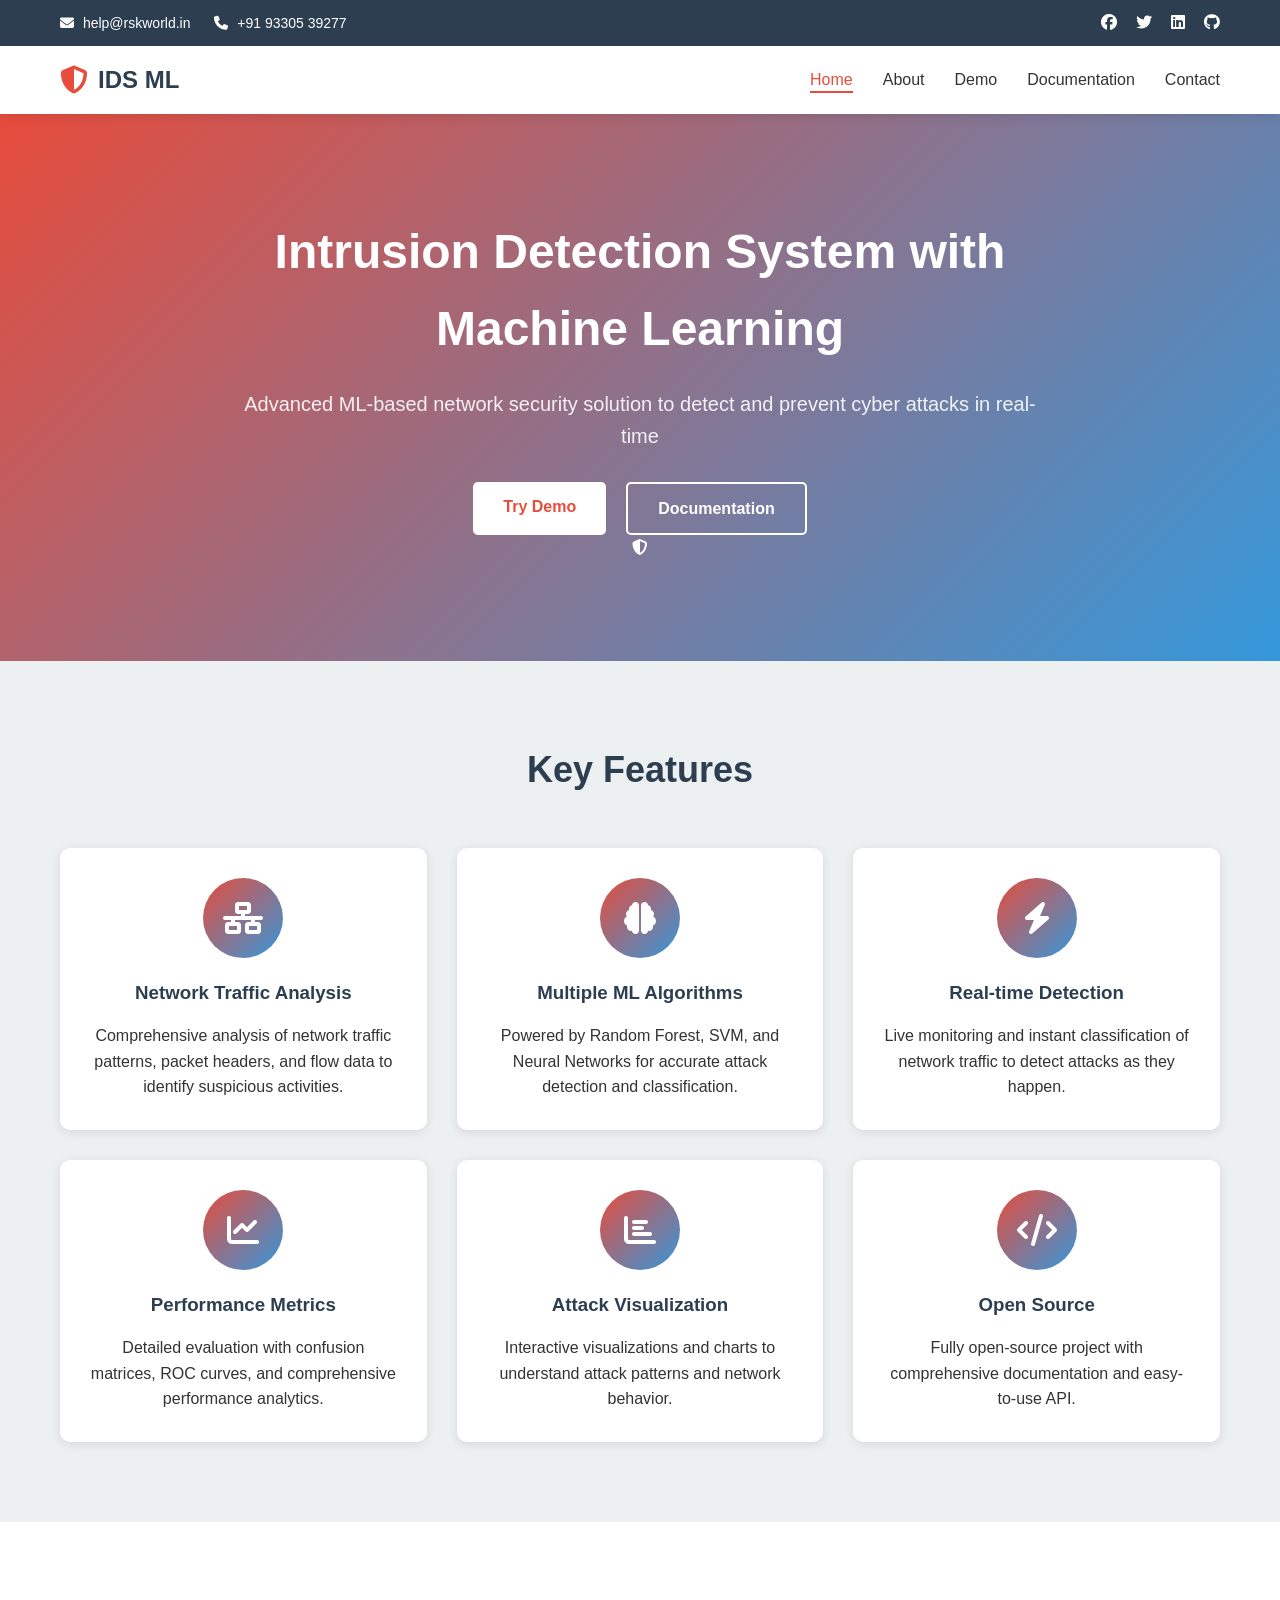
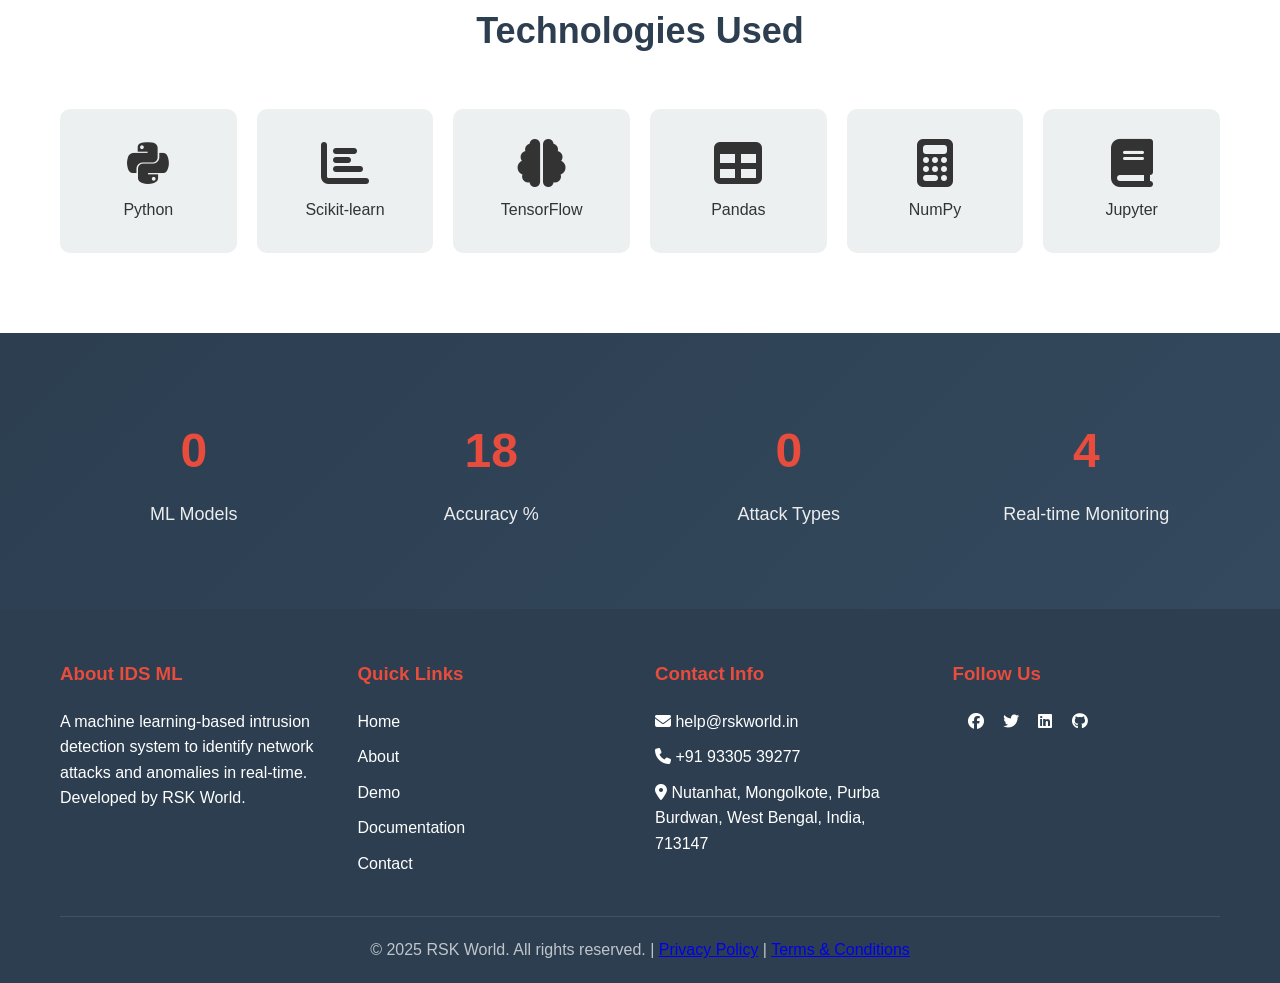
<file: web/index.html>
<!DOCTYPE html>
<html lang="en">
<head>
    <meta charset="UTF-8">
    <meta name="viewport" content="width=device-width, initial-scale=1.0">
    <title>Intrusion Detection System (IDS) with Machine Learning - RSK World</title>
    <meta name="description" content="A machine learning-based intrusion detection system to identify network attacks and anomalies in real-time.">
    <link rel="stylesheet" href="css/style.css">
    <link rel="stylesheet" href="https://cdnjs.cloudflare.com/ajax/libs/font-awesome/6.4.0/css/all.min.css">
</head>
<body>
    <!-- Top Bar -->
    <div class="top-bar" id="topBar">
        <div class="container">
            <div class="top-bar-content">
                <div class="contact-info">
                    <span><i class="fas fa-envelope"></i> help@rskworld.in</span>
                    <span><i class="fas fa-phone"></i> +91 93305 39277</span>
                </div>
                <div class="social-links">
                    <a href="#" aria-label="Facebook"><i class="fab fa-facebook"></i></a>
                    <a href="#" aria-label="Twitter"><i class="fab fa-twitter"></i></a>
                    <a href="#" aria-label="LinkedIn"><i class="fab fa-linkedin"></i></a>
                    <a href="#" aria-label="GitHub"><i class="fab fa-github"></i></a>
                </div>
            </div>
        </div>
    </div>

    <!-- Header -->
    <header class="header" id="header">
        <div class="container">
            <div class="header-content">
                <div class="logo">
                    <a href="index.html">
                        <i class="fas fa-shield-alt"></i>
                        <span>IDS ML</span>
                    </a>
                </div>
                <nav class="nav" id="nav">
                    <ul>
                        <li><a href="index.html" class="active">Home</a></li>
                        <li><a href="about.html">About</a></li>
                        <li><a href="demo.html">Demo</a></li>
                        <li><a href="documentation.html">Documentation</a></li>
                        <li><a href="contact.html">Contact</a></li>
                    </ul>
                </nav>
                <button class="menu-toggle" id="menuToggle" aria-label="Toggle menu">
                    <span></span>
                    <span></span>
                    <span></span>
                </button>
            </div>
        </div>
    </header>

    <!-- Hero Section -->
    <section class="hero">
        <div class="container">
            <div class="hero-content">
                <h1>Intrusion Detection System with Machine Learning</h1>
                <p class="hero-subtitle">Advanced ML-based network security solution to detect and prevent cyber attacks in real-time</p>
                <div class="hero-buttons">
                    <a href="demo.html" class="btn btn-primary">Try Demo</a>
                    <a href="documentation.html" class="btn btn-secondary">Documentation</a>
                </div>
            </div>
            <div class="hero-image">
                <i class="fas fa-shield-alt"></i>
            </div>
        </div>
    </section>

    <!-- Features Section -->
    <section class="features">
        <div class="container">
            <h2 class="section-title">Key Features</h2>
            <div class="features-grid">
                <div class="feature-card">
                    <div class="feature-icon">
                        <i class="fas fa-network-wired"></i>
                    </div>
                    <h3>Network Traffic Analysis</h3>
                    <p>Comprehensive analysis of network traffic patterns, packet headers, and flow data to identify suspicious activities.</p>
                </div>
                <div class="feature-card">
                    <div class="feature-icon">
                        <i class="fas fa-brain"></i>
                    </div>
                    <h3>Multiple ML Algorithms</h3>
                    <p>Powered by Random Forest, SVM, and Neural Networks for accurate attack detection and classification.</p>
                </div>
                <div class="feature-card">
                    <div class="feature-icon">
                        <i class="fas fa-bolt"></i>
                    </div>
                    <h3>Real-time Detection</h3>
                    <p>Live monitoring and instant classification of network traffic to detect attacks as they happen.</p>
                </div>
                <div class="feature-card">
                    <div class="feature-icon">
                        <i class="fas fa-chart-line"></i>
                    </div>
                    <h3>Performance Metrics</h3>
                    <p>Detailed evaluation with confusion matrices, ROC curves, and comprehensive performance analytics.</p>
                </div>
                <div class="feature-card">
                    <div class="feature-icon">
                        <i class="fas fa-chart-bar"></i>
                    </div>
                    <h3>Attack Visualization</h3>
                    <p>Interactive visualizations and charts to understand attack patterns and network behavior.</p>
                </div>
                <div class="feature-card">
                    <div class="feature-icon">
                        <i class="fas fa-code"></i>
                    </div>
                    <h3>Open Source</h3>
                    <p>Fully open-source project with comprehensive documentation and easy-to-use API.</p>
                </div>
            </div>
        </div>
    </section>

    <!-- Technologies Section -->
    <section class="technologies">
        <div class="container">
            <h2 class="section-title">Technologies Used</h2>
            <div class="tech-grid">
                <div class="tech-item">
                    <i class="fab fa-python"></i>
                    <span>Python</span>
                </div>
                <div class="tech-item">
                    <i class="fas fa-chart-bar"></i>
                    <span>Scikit-learn</span>
                </div>
                <div class="tech-item">
                    <i class="fas fa-brain"></i>
                    <span>TensorFlow</span>
                </div>
                <div class="tech-item">
                    <i class="fas fa-table"></i>
                    <span>Pandas</span>
                </div>
                <div class="tech-item">
                    <i class="fas fa-calculator"></i>
                    <span>NumPy</span>
                </div>
                <div class="tech-item">
                    <i class="fas fa-book"></i>
                    <span>Jupyter</span>
                </div>
            </div>
        </div>
    </section>

    <!-- Stats Section -->
    <section class="stats">
        <div class="container">
            <div class="stats-grid">
                <div class="stat-item">
                    <div class="stat-number" data-target="3">0</div>
                    <div class="stat-label">ML Models</div>
                </div>
                <div class="stat-item">
                    <div class="stat-number" data-target="100">0</div>
                    <div class="stat-label">Accuracy %</div>
                </div>
                <div class="stat-item">
                    <div class="stat-number" data-target="5">0</div>
                    <div class="stat-label">Attack Types</div>
                </div>
                <div class="stat-item">
                    <div class="stat-number" data-target="24">0</div>
                    <div class="stat-label">Real-time Monitoring</div>
                </div>
            </div>
        </div>
    </section>

    <!-- Footer -->
    <footer class="footer">
        <div class="container">
            <div class="footer-content">
                <div class="footer-section">
                    <h3>About IDS ML</h3>
                    <p>A machine learning-based intrusion detection system to identify network attacks and anomalies in real-time. Developed by RSK World.</p>
                </div>
                <div class="footer-section">
                    <h3>Quick Links</h3>
                    <ul>
                        <li><a href="index.html">Home</a></li>
                        <li><a href="about.html">About</a></li>
                        <li><a href="demo.html">Demo</a></li>
                        <li><a href="documentation.html">Documentation</a></li>
                        <li><a href="contact.html">Contact</a></li>
                    </ul>
                </div>
                <div class="footer-section">
                    <h3>Contact Info</h3>
                    <ul>
                        <li><i class="fas fa-envelope"></i> help@rskworld.in</li>
                        <li><i class="fas fa-phone"></i> +91 93305 39277</li>
                        <li><i class="fas fa-map-marker-alt"></i> Nutanhat, Mongolkote, Purba Burdwan, West Bengal, India, 713147</li>
                    </ul>
                </div>
                <div class="footer-section">
                    <h3>Follow Us</h3>
                    <div class="social-links">
                        <a href="#" aria-label="Facebook"><i class="fab fa-facebook"></i></a>
                        <a href="#" aria-label="Twitter"><i class="fab fa-twitter"></i></a>
                        <a href="#" aria-label="LinkedIn"><i class="fab fa-linkedin"></i></a>
                        <a href="#" aria-label="GitHub"><i class="fab fa-github"></i></a>
                    </div>
                </div>
            </div>
            <div class="footer-bottom">
                <p>&copy; 2025 RSK World. All rights reserved. | <a href="privacy.html">Privacy Policy</a> | <a href="terms.html">Terms & Conditions</a></p>
            </div>
        </div>
    </footer>

    <script src="js/main.js"></script>
</body>
</html>
</file>
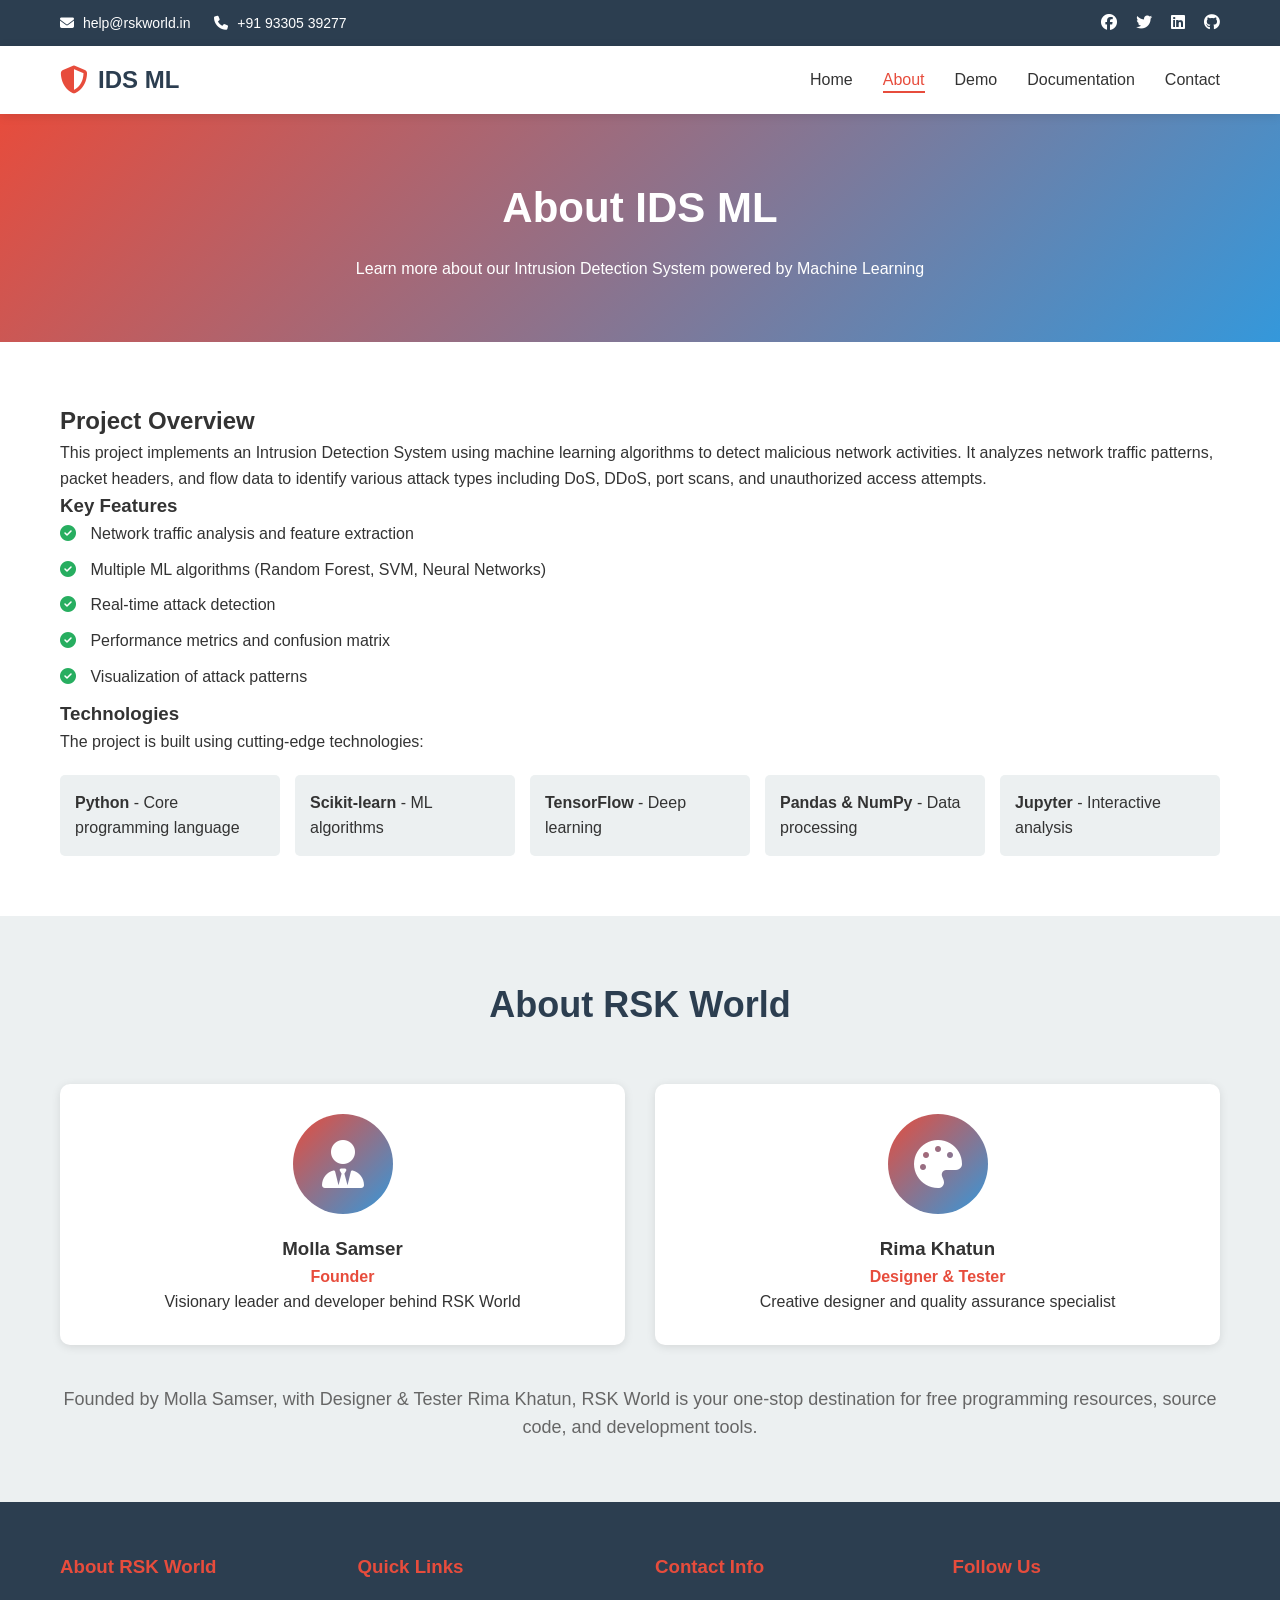
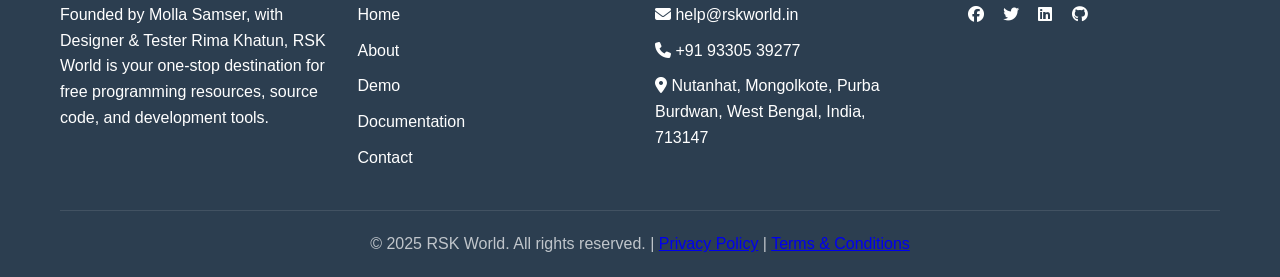
<file: web/about.html>
<!DOCTYPE html>
<html lang="en">
<head>
    <meta charset="UTF-8">
    <meta name="viewport" content="width=device-width, initial-scale=1.0">
    <title>About - IDS ML | RSK World</title>
    <link rel="stylesheet" href="css/style.css">
    <link rel="stylesheet" href="https://cdnjs.cloudflare.com/ajax/libs/font-awesome/6.4.0/css/all.min.css">
</head>
<body>
    <!-- Top Bar -->
    <div class="top-bar" id="topBar">
        <div class="container">
            <div class="top-bar-content">
                <div class="contact-info">
                    <span><i class="fas fa-envelope"></i> help@rskworld.in</span>
                    <span><i class="fas fa-phone"></i> +91 93305 39277</span>
                </div>
                <div class="social-links">
                    <a href="#" aria-label="Facebook"><i class="fab fa-facebook"></i></a>
                    <a href="#" aria-label="Twitter"><i class="fab fa-twitter"></i></a>
                    <a href="#" aria-label="LinkedIn"><i class="fab fa-linkedin"></i></a>
                    <a href="#" aria-label="GitHub"><i class="fab fa-github"></i></a>
                </div>
            </div>
        </div>
    </div>

    <!-- Header -->
    <header class="header" id="header">
        <div class="container">
            <div class="header-content">
                <div class="logo">
                    <a href="index.html">
                        <i class="fas fa-shield-alt"></i>
                        <span>IDS ML</span>
                    </a>
                </div>
                <nav class="nav" id="nav">
                    <ul>
                        <li><a href="index.html">Home</a></li>
                        <li><a href="about.html" class="active">About</a></li>
                        <li><a href="demo.html">Demo</a></li>
                        <li><a href="documentation.html">Documentation</a></li>
                        <li><a href="contact.html">Contact</a></li>
                    </ul>
                </nav>
                <button class="menu-toggle" id="menuToggle" aria-label="Toggle menu">
                    <span></span>
                    <span></span>
                    <span></span>
                </button>
            </div>
        </div>
    </header>

    <!-- Page Header -->
    <section class="page-header">
        <div class="container">
            <h1>About IDS ML</h1>
            <p>Learn more about our Intrusion Detection System powered by Machine Learning</p>
        </div>
    </section>

    <!-- About Content -->
    <section class="about-section" style="padding: 60px 0;">
        <div class="container">
            <div class="about-content">
                <div class="about-text">
                    <h2>Project Overview</h2>
                    <p>This project implements an Intrusion Detection System using machine learning algorithms to detect malicious network activities. It analyzes network traffic patterns, packet headers, and flow data to identify various attack types including DoS, DDoS, port scans, and unauthorized access attempts.</p>
                    
                    <h3>Key Features</h3>
                    <ul style="list-style: none; padding: 0;">
                        <li style="margin-bottom: 10px;"><i class="fas fa-check-circle" style="color: var(--success-color); margin-right: 10px;"></i> Network traffic analysis and feature extraction</li>
                        <li style="margin-bottom: 10px;"><i class="fas fa-check-circle" style="color: var(--success-color); margin-right: 10px;"></i> Multiple ML algorithms (Random Forest, SVM, Neural Networks)</li>
                        <li style="margin-bottom: 10px;"><i class="fas fa-check-circle" style="color: var(--success-color); margin-right: 10px;"></i> Real-time attack detection</li>
                        <li style="margin-bottom: 10px;"><i class="fas fa-check-circle" style="color: var(--success-color); margin-right: 10px;"></i> Performance metrics and confusion matrix</li>
                        <li style="margin-bottom: 10px;"><i class="fas fa-check-circle" style="color: var(--success-color); margin-right: 10px;"></i> Visualization of attack patterns</li>
                    </ul>

                    <h3>Technologies</h3>
                    <p>The project is built using cutting-edge technologies:</p>
                    <div class="tech-list" style="display: grid; grid-template-columns: repeat(auto-fit, minmax(200px, 1fr)); gap: 15px; margin-top: 20px;">
                        <div style="background: var(--light-color); padding: 15px; border-radius: 5px;">
                            <strong>Python</strong> - Core programming language
                        </div>
                        <div style="background: var(--light-color); padding: 15px; border-radius: 5px;">
                            <strong>Scikit-learn</strong> - ML algorithms
                        </div>
                        <div style="background: var(--light-color); padding: 15px; border-radius: 5px;">
                            <strong>TensorFlow</strong> - Deep learning
                        </div>
                        <div style="background: var(--light-color); padding: 15px; border-radius: 5px;">
                            <strong>Pandas & NumPy</strong> - Data processing
                        </div>
                        <div style="background: var(--light-color); padding: 15px; border-radius: 5px;">
                            <strong>Jupyter</strong> - Interactive analysis
                        </div>
                    </div>
                </div>
            </div>
        </div>
    </section>

    <!-- Team Section -->
    <section class="team-section" style="padding: 60px 0; background: var(--light-color);">
        <div class="container">
            <h2 class="section-title">About RSK World</h2>
            <div class="team-grid" style="display: grid; grid-template-columns: repeat(auto-fit, minmax(300px, 1fr)); gap: 30px;">
                <div class="team-card" style="background: #fff; padding: 30px; border-radius: 10px; box-shadow: var(--shadow); text-align: center;">
                    <div class="team-icon" style="width: 100px; height: 100px; margin: 0 auto 20px; background: linear-gradient(135deg, var(--primary-color), var(--secondary-color)); border-radius: 50%; display: flex; align-items: center; justify-content: center; color: #fff; font-size: 48px;">
                        <i class="fas fa-user-tie"></i>
                    </div>
                    <h3>Molla Samser</h3>
                    <p style="color: var(--primary-color); font-weight: bold;">Founder</p>
                    <p>Visionary leader and developer behind RSK World</p>
                </div>
                <div class="team-card" style="background: #fff; padding: 30px; border-radius: 10px; box-shadow: var(--shadow); text-align: center;">
                    <div class="team-icon" style="width: 100px; height: 100px; margin: 0 auto 20px; background: linear-gradient(135deg, var(--primary-color), var(--secondary-color)); border-radius: 50%; display: flex; align-items: center; justify-content: center; color: #fff; font-size: 48px;">
                        <i class="fas fa-palette"></i>
                    </div>
                    <h3>Rima Khatun</h3>
                    <p style="color: var(--primary-color); font-weight: bold;">Designer & Tester</p>
                    <p>Creative designer and quality assurance specialist</p>
                </div>
            </div>
            <div style="text-align: center; margin-top: 40px;">
                <p style="font-size: 18px; color: var(--text-light);">
                    Founded by Molla Samser, with Designer & Tester Rima Khatun, RSK World is your one-stop destination for free programming resources, source code, and development tools.
                </p>
            </div>
        </div>
    </section>

    <!-- Footer -->
    <footer class="footer">
        <div class="container">
            <div class="footer-content">
                <div class="footer-section">
                    <h3>About RSK World</h3>
                    <p>Founded by Molla Samser, with Designer & Tester Rima Khatun, RSK World is your one-stop destination for free programming resources, source code, and development tools.</p>
                </div>
                <div class="footer-section">
                    <h3>Quick Links</h3>
                    <ul>
                        <li><a href="index.html">Home</a></li>
                        <li><a href="about.html">About</a></li>
                        <li><a href="demo.html">Demo</a></li>
                        <li><a href="documentation.html">Documentation</a></li>
                        <li><a href="contact.html">Contact</a></li>
                    </ul>
                </div>
                <div class="footer-section">
                    <h3>Contact Info</h3>
                    <ul>
                        <li><i class="fas fa-envelope"></i> help@rskworld.in</li>
                        <li><i class="fas fa-phone"></i> +91 93305 39277</li>
                        <li><i class="fas fa-map-marker-alt"></i> Nutanhat, Mongolkote, Purba Burdwan, West Bengal, India, 713147</li>
                    </ul>
                </div>
                <div class="footer-section">
                    <h3>Follow Us</h3>
                    <div class="social-links">
                        <a href="#" aria-label="Facebook"><i class="fab fa-facebook"></i></a>
                        <a href="#" aria-label="Twitter"><i class="fab fa-twitter"></i></a>
                        <a href="#" aria-label="LinkedIn"><i class="fab fa-linkedin"></i></a>
                        <a href="#" aria-label="GitHub"><i class="fab fa-github"></i></a>
                    </div>
                </div>
            </div>
            <div class="footer-bottom">
                <p>&copy; 2025 RSK World. All rights reserved. | <a href="privacy.html">Privacy Policy</a> | <a href="terms.html">Terms & Conditions</a></p>
            </div>
        </div>
    </footer>

    <script src="js/main.js"></script>
</body>
</html>
</file>
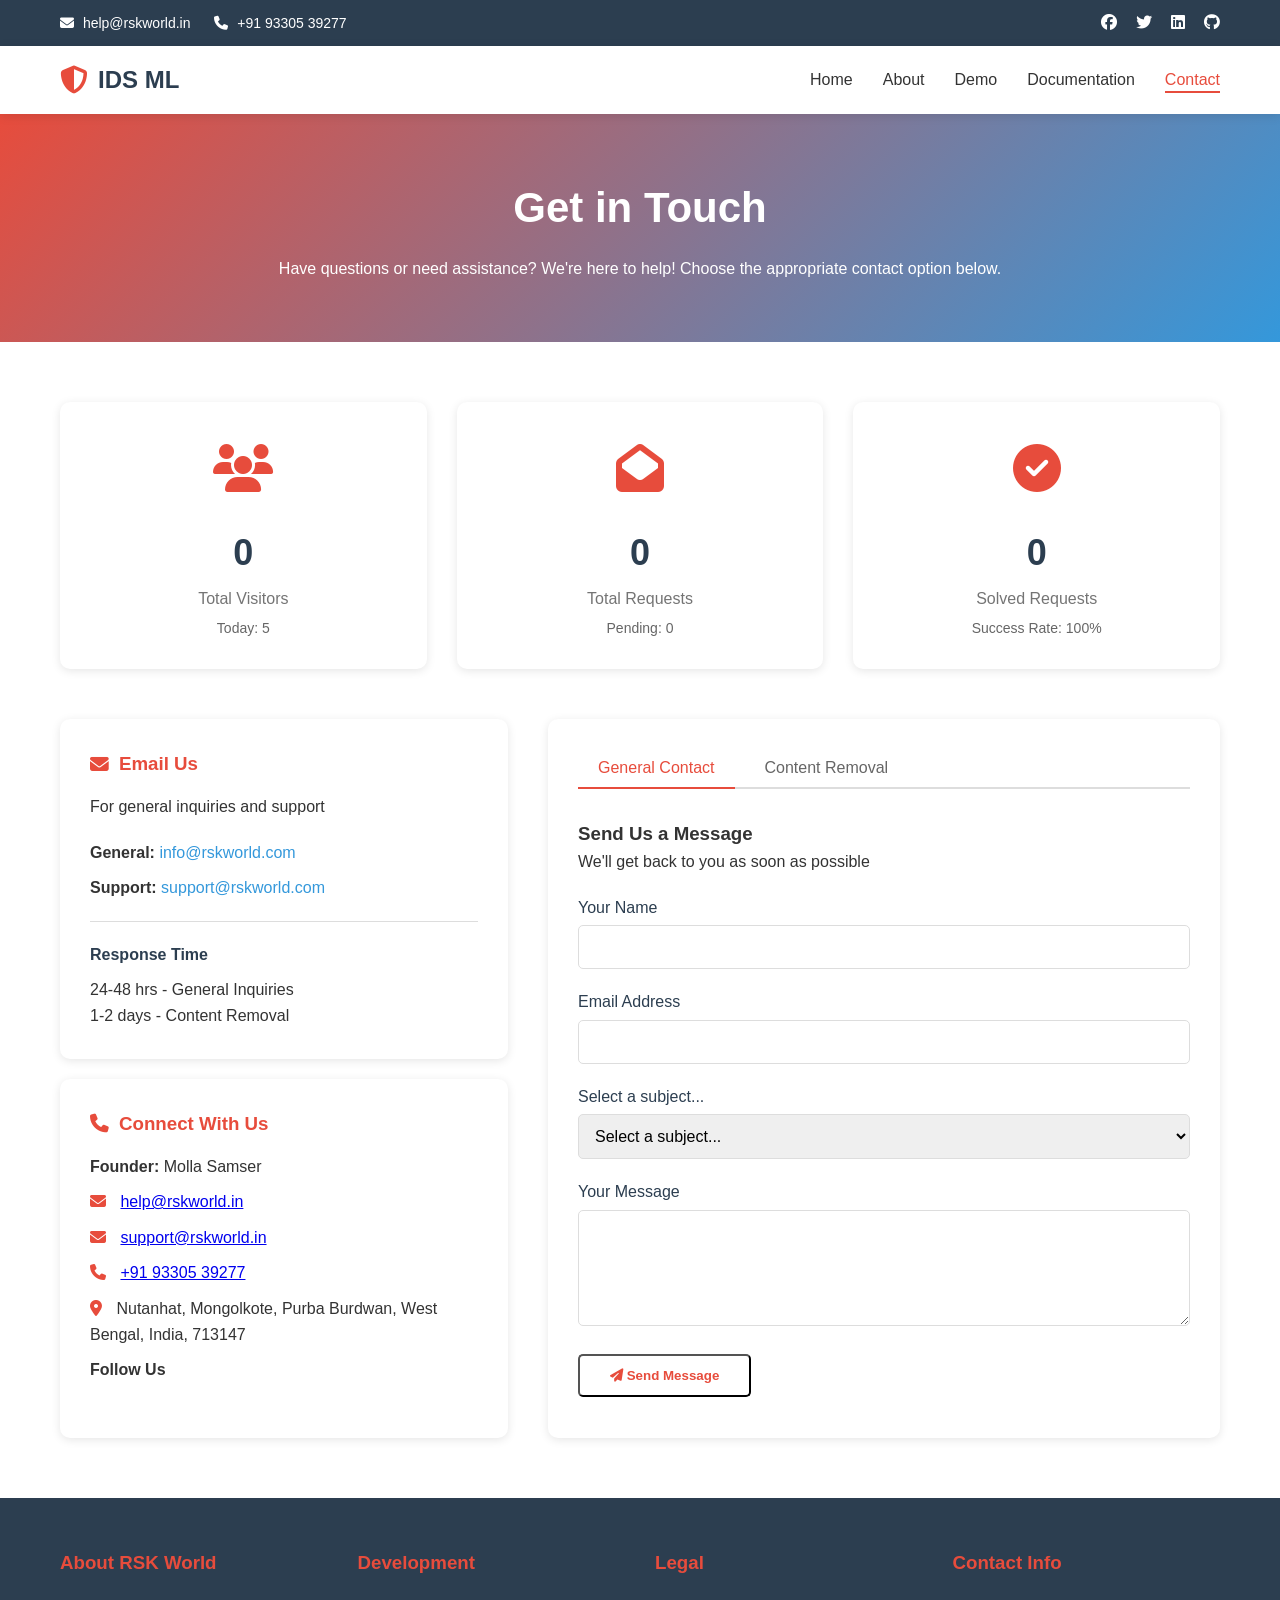
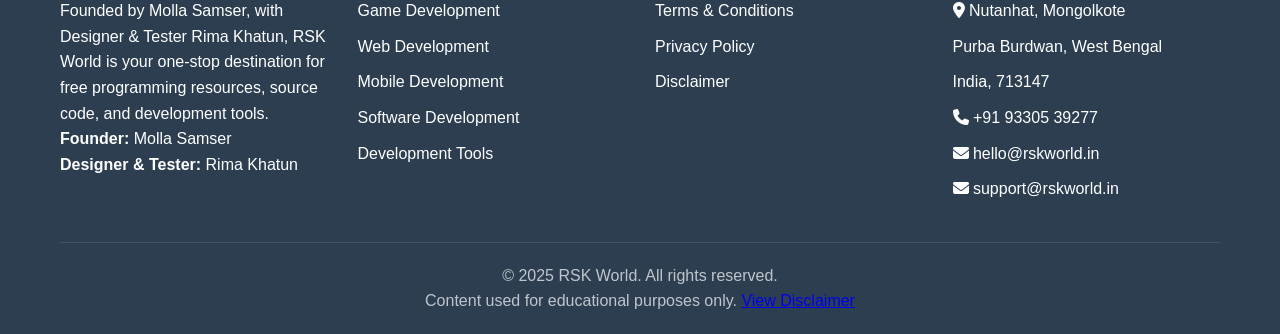
<file: web/contact.html>
<!DOCTYPE html>
<html lang="en">
<head>
    <meta charset="UTF-8">
    <meta name="viewport" content="width=device-width, initial-scale=1.0">
    <title>Contact Us - IDS ML | RSK World</title>
    <link rel="stylesheet" href="css/style.css">
    <link rel="stylesheet" href="https://cdnjs.cloudflare.com/ajax/libs/font-awesome/6.4.0/css/all.min.css">
</head>
<body>
    <!-- Top Bar -->
    <div class="top-bar" id="topBar">
        <div class="container">
            <div class="top-bar-content">
                <div class="contact-info">
                    <span><i class="fas fa-envelope"></i> help@rskworld.in</span>
                    <span><i class="fas fa-phone"></i> +91 93305 39277</span>
                </div>
                <div class="social-links">
                    <a href="#" aria-label="Facebook"><i class="fab fa-facebook"></i></a>
                    <a href="#" aria-label="Twitter"><i class="fab fa-twitter"></i></a>
                    <a href="#" aria-label="LinkedIn"><i class="fab fa-linkedin"></i></a>
                    <a href="#" aria-label="GitHub"><i class="fab fa-github"></i></a>
                </div>
            </div>
        </div>
    </div>

    <!-- Header -->
    <header class="header" id="header">
        <div class="container">
            <div class="header-content">
                <div class="logo">
                    <a href="index.html">
                        <i class="fas fa-shield-alt"></i>
                        <span>IDS ML</span>
                    </a>
                </div>
                <nav class="nav" id="nav">
                    <ul>
                        <li><a href="index.html">Home</a></li>
                        <li><a href="about.html">About</a></li>
                        <li><a href="demo.html">Demo</a></li>
                        <li><a href="documentation.html">Documentation</a></li>
                        <li><a href="contact.html" class="active">Contact</a></li>
                    </ul>
                </nav>
                <button class="menu-toggle" id="menuToggle" aria-label="Toggle menu">
                    <span></span>
                    <span></span>
                    <span></span>
                </button>
            </div>
        </div>
    </header>

    <!-- Page Header -->
    <section class="page-header">
        <div class="container">
            <h1>Get in Touch</h1>
            <p>Have questions or need assistance? We're here to help! Choose the appropriate contact option below.</p>
        </div>
    </section>

    <!-- Contact Section -->
    <section class="contact-section">
        <div class="container">
            <div class="contact-stats">
                <div class="stat-card">
                    <div class="stat-icon"><i class="fas fa-users"></i></div>
                    <div class="stat-number" data-target="0">0</div>
                    <div class="stat-label">Total Visitors</div>
                    <div class="stat-sub">Today: 5</div>
                </div>
                <div class="stat-card">
                    <div class="stat-icon"><i class="fas fa-envelope-open"></i></div>
                    <div class="stat-number" data-target="0">0</div>
                    <div class="stat-label">Total Requests</div>
                    <div class="stat-sub">Pending: 0</div>
                </div>
                <div class="stat-card">
                    <div class="stat-icon"><i class="fas fa-check-circle"></i></div>
                    <div class="stat-number" data-target="0">0</div>
                    <div class="stat-label">Solved Requests</div>
                    <div class="stat-sub">Success Rate: 100%</div>
                </div>
            </div>

            <div class="contact-content">
                <div class="contact-info-cards">
                    <div class="info-card">
                        <h3><i class="fas fa-envelope"></i> Email Us</h3>
                        <p>For general inquiries and support</p>
                        <div class="email-list">
                            <div class="email-item">
                                <strong>General:</strong> <a href="mailto:info@rskworld.com">info@rskworld.com</a>
                            </div>
                            <div class="email-item">
                                <strong>Support:</strong> <a href="mailto:support@rskworld.com">support@rskworld.com</a>
                            </div>
                        </div>
                        <div class="response-time">
                            <h4>Response Time</h4>
                            <p>24-48 hrs - General Inquiries</p>
                            <p>1-2 days - Content Removal</p>
                        </div>
                    </div>

                    <div class="info-card">
                        <h3><i class="fas fa-phone"></i> Connect With Us</h3>
                        <div class="contact-details">
                            <p><strong>Founder:</strong> Molla Samser</p>
                            <p><i class="fas fa-envelope"></i> <a href="mailto:help@rskworld.in">help@rskworld.in</a></p>
                            <p><i class="fas fa-envelope"></i> <a href="mailto:support@rskworld.in">support@rskworld.in</a></p>
                            <p><i class="fas fa-phone"></i> <a href="tel:+919330539277">+91 93305 39277</a></p>
                            <p><i class="fas fa-map-marker-alt"></i> Nutanhat, Mongolkote, Purba Burdwan, West Bengal, India, 713147</p>
                        </div>
                        <div class="social-links">
                            <h4>Follow Us</h4>
                            <a href="#" aria-label="Facebook"><i class="fab fa-facebook"></i></a>
                            <a href="#" aria-label="Twitter"><i class="fab fa-twitter"></i></a>
                            <a href="#" aria-label="LinkedIn"><i class="fab fa-linkedin"></i></a>
                            <a href="#" aria-label="GitHub"><i class="fab fa-github"></i></a>
                        </div>
                    </div>
                </div>

                <div class="contact-forms">
                    <div class="form-tabs">
                        <button class="tab-btn active" data-tab="general">General Contact</button>
                        <button class="tab-btn" data-tab="removal">Content Removal</button>
                    </div>

                    <!-- General Contact Form -->
                    <div class="tab-content active" id="general">
                        <h3>Send Us a Message</h3>
                        <p>We'll get back to you as soon as possible</p>
                        <form id="contactForm" class="contact-form">
                            <div class="form-group">
                                <label for="name">Your Name</label>
                                <input type="text" id="name" name="name" required>
                            </div>
                            <div class="form-group">
                                <label for="email">Email Address</label>
                                <input type="email" id="email" name="email" required>
                            </div>
                            <div class="form-group">
                                <label for="subject">Select a subject...</label>
                                <select id="subject" name="subject" required>
                                    <option value="">Select a subject...</option>
                                    <option value="general">General Inquiry</option>
                                    <option value="technical">Technical Support</option>
                                    <option value="feature">Feature Request</option>
                                    <option value="bug">Bug Report</option>
                                    <option value="other">Other</option>
                                </select>
                            </div>
                            <div class="form-group">
                                <label for="message">Your Message</label>
                                <textarea id="message" name="message" rows="5" required></textarea>
                            </div>
                            <button type="submit" class="btn btn-primary">
                                <i class="fas fa-paper-plane"></i> Send Message
                            </button>
                        </form>
                    </div>

                    <!-- Content Removal Form -->
                    <div class="tab-content" id="removal">
                        <h3>Content Removal Request</h3>
                        <p>Request removal of your content</p>
                        <form id="removalForm" class="contact-form">
                            <div class="form-group">
                                <label for="removal_name">Your Name</label>
                                <input type="text" id="removal_name" name="name" required>
                            </div>
                            <div class="form-group">
                                <label for="removal_email">Email Address</label>
                                <input type="email" id="removal_email" name="email" required>
                            </div>
                            <div class="form-group">
                                <label for="content_url">Content URL</label>
                                <input type="url" id="content_url" name="content_url" required>
                            </div>
                            <div class="form-group">
                                <label for="proof">Proof of Ownership</label>
                                <input type="file" id="proof" name="proof" accept=".pdf,.doc,.docx,.jpg,.png">
                                <small>Upload proof that you own this content (PDF, DOC, or Image)</small>
                            </div>
                            <div class="form-group">
                                <label for="removal_details">Additional Details</label>
                                <textarea id="removal_details" name="details" rows="5"></textarea>
                            </div>
                            <div class="form-group checkbox-group">
                                <label>
                                    <input type="checkbox" id="ownership_confirm" name="ownership_confirm" required>
                                    I confirm that I am the rightful owner of this content
                                </label>
                            </div>
                            <button type="submit" class="btn btn-primary">
                                <i class="fas fa-trash-alt"></i> Submit Removal Request
                            </button>
                        </form>
                    </div>
                </div>
            </div>
        </div>
    </section>

    <!-- Footer -->
    <footer class="footer">
        <div class="container">
            <div class="footer-content">
                <div class="footer-section">
                    <h3>About RSK World</h3>
                    <p>Founded by Molla Samser, with Designer & Tester Rima Khatun, RSK World is your one-stop destination for free programming resources, source code, and development tools.</p>
                    <p><strong>Founder:</strong> Molla Samser</p>
                    <p><strong>Designer & Tester:</strong> Rima Khatun</p>
                </div>
                <div class="footer-section">
                    <h3>Development</h3>
                    <ul>
                        <li><a href="#">Game Development</a></li>
                        <li><a href="#">Web Development</a></li>
                        <li><a href="#">Mobile Development</a></li>
                        <li><a href="#">Software Development</a></li>
                        <li><a href="#">Development Tools</a></li>
                    </ul>
                </div>
                <div class="footer-section">
                    <h3>Legal</h3>
                    <ul>
                        <li><a href="terms.html">Terms & Conditions</a></li>
                        <li><a href="privacy.html">Privacy Policy</a></li>
                        <li><a href="disclaimer.html">Disclaimer</a></li>
                    </ul>
                </div>
                <div class="footer-section">
                    <h3>Contact Info</h3>
                    <ul>
                        <li><i class="fas fa-map-marker-alt"></i> Nutanhat, Mongolkote</li>
                        <li>Purba Burdwan, West Bengal</li>
                        <li>India, 713147</li>
                        <li><i class="fas fa-phone"></i> +91 93305 39277</li>
                        <li><i class="fas fa-envelope"></i> hello@rskworld.in</li>
                        <li><i class="fas fa-envelope"></i> support@rskworld.in</li>
                    </ul>
                </div>
            </div>
            <div class="footer-bottom">
                <p>&copy; 2025 RSK World. All rights reserved.</p>
                <p>Content used for educational purposes only. <a href="disclaimer.html">View Disclaimer</a></p>
            </div>
        </div>
    </footer>

    <script src="js/main.js"></script>
    <script src="js/contact.js"></script>
</body>
</html>
</file>
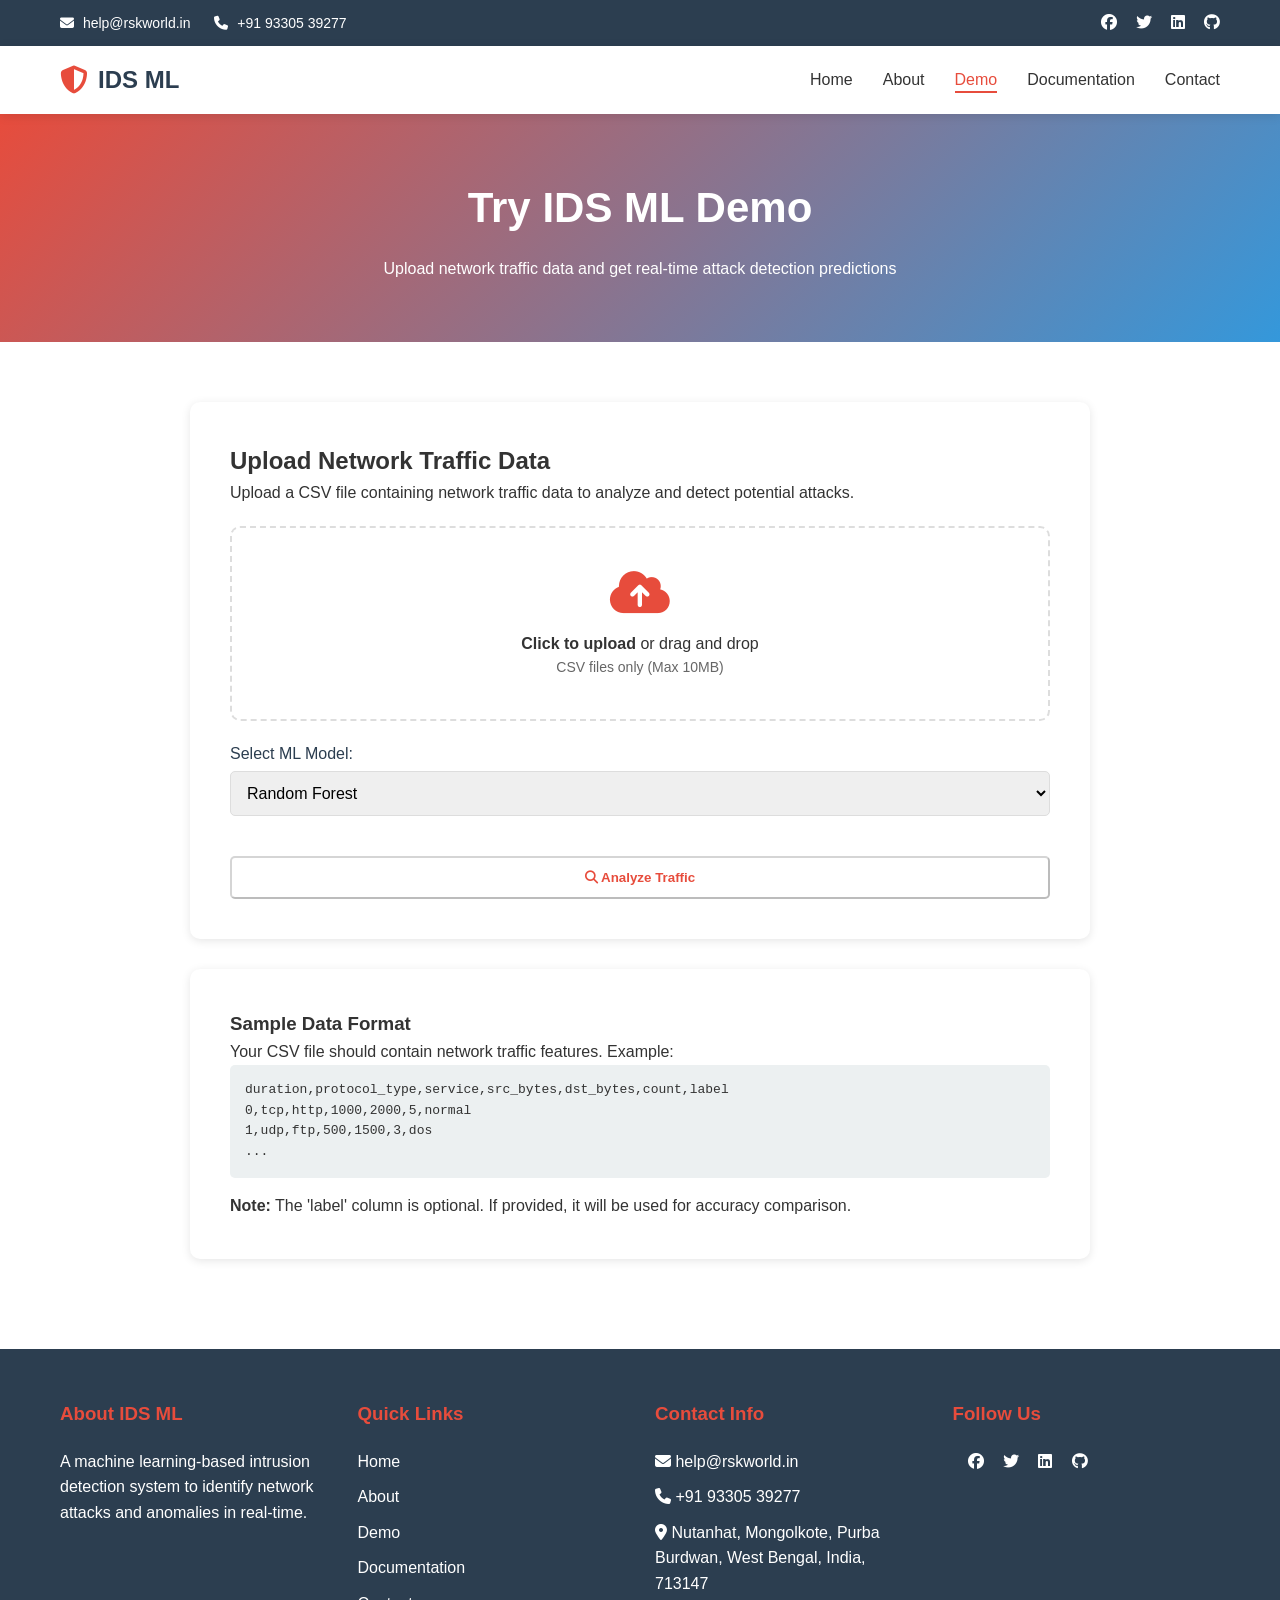
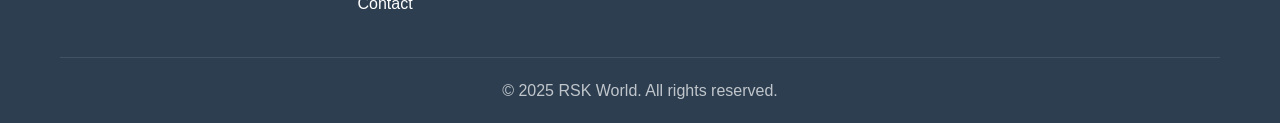
<file: web/demo.html>
<!DOCTYPE html>
<html lang="en">
<head>
    <meta charset="UTF-8">
    <meta name="viewport" content="width=device-width, initial-scale=1.0">
    <title>Demo - IDS ML | RSK World</title>
    <link rel="stylesheet" href="css/style.css">
    <link rel="stylesheet" href="https://cdnjs.cloudflare.com/ajax/libs/font-awesome/6.4.0/css/all.min.css">
    <style>
        .demo-section {
            padding: 60px 0;
        }
        .demo-container {
            max-width: 900px;
            margin: 0 auto;
        }
        .demo-card {
            background: #fff;
            padding: 40px;
            border-radius: 10px;
            box-shadow: var(--shadow);
            margin-bottom: 30px;
        }
        .upload-area {
            border: 2px dashed var(--border-color);
            border-radius: 10px;
            padding: 40px;
            text-align: center;
            margin: 20px 0;
            transition: var(--transition);
            cursor: pointer;
        }
        .upload-area:hover {
            border-color: var(--primary-color);
            background: var(--light-color);
        }
        .upload-area.dragover {
            border-color: var(--primary-color);
            background: rgba(231, 76, 60, 0.1);
        }
        .results {
            margin-top: 30px;
            display: none;
        }
        .results.show {
            display: block;
        }
        .result-card {
            background: var(--light-color);
            padding: 20px;
            border-radius: 5px;
            margin-bottom: 15px;
        }
        .prediction-badge {
            display: inline-block;
            padding: 8px 16px;
            border-radius: 20px;
            font-weight: bold;
            margin-top: 10px;
        }
        .prediction-normal {
            background: var(--success-color);
            color: #fff;
        }
        .prediction-attack {
            background: var(--primary-color);
            color: #fff;
        }
        .loading {
            display: none;
            text-align: center;
            padding: 20px;
        }
        .loading.show {
            display: block;
        }
        .spinner {
            border: 4px solid var(--light-color);
            border-top: 4px solid var(--primary-color);
            border-radius: 50%;
            width: 40px;
            height: 40px;
            animation: spin 1s linear infinite;
            margin: 0 auto 10px;
        }
        @keyframes spin {
            0% { transform: rotate(0deg); }
            100% { transform: rotate(360deg); }
        }
    </style>
</head>
<body>
    <!-- Top Bar -->
    <div class="top-bar" id="topBar">
        <div class="container">
            <div class="top-bar-content">
                <div class="contact-info">
                    <span><i class="fas fa-envelope"></i> help@rskworld.in</span>
                    <span><i class="fas fa-phone"></i> +91 93305 39277</span>
                </div>
                <div class="social-links">
                    <a href="#" aria-label="Facebook"><i class="fab fa-facebook"></i></a>
                    <a href="#" aria-label="Twitter"><i class="fab fa-twitter"></i></a>
                    <a href="#" aria-label="LinkedIn"><i class="fab fa-linkedin"></i></a>
                    <a href="#" aria-label="GitHub"><i class="fab fa-github"></i></a>
                </div>
            </div>
        </div>
    </div>

    <!-- Header -->
    <header class="header" id="header">
        <div class="container">
            <div class="header-content">
                <div class="logo">
                    <a href="index.html">
                        <i class="fas fa-shield-alt"></i>
                        <span>IDS ML</span>
                    </a>
                </div>
                <nav class="nav" id="nav">
                    <ul>
                        <li><a href="index.html">Home</a></li>
                        <li><a href="about.html">About</a></li>
                        <li><a href="demo.html" class="active">Demo</a></li>
                        <li><a href="documentation.html">Documentation</a></li>
                        <li><a href="contact.html">Contact</a></li>
                    </ul>
                </nav>
                <button class="menu-toggle" id="menuToggle" aria-label="Toggle menu">
                    <span></span>
                    <span></span>
                    <span></span>
                </button>
            </div>
        </div>
    </header>

    <!-- Page Header -->
    <section class="page-header">
        <div class="container">
            <h1>Try IDS ML Demo</h1>
            <p>Upload network traffic data and get real-time attack detection predictions</p>
        </div>
    </section>

    <!-- Demo Section -->
    <section class="demo-section">
        <div class="container">
            <div class="demo-container">
                <div class="demo-card">
                    <h2>Upload Network Traffic Data</h2>
                    <p>Upload a CSV file containing network traffic data to analyze and detect potential attacks.</p>
                    
                    <div class="upload-area" id="uploadArea">
                        <i class="fas fa-cloud-upload-alt" style="font-size: 48px; color: var(--primary-color); margin-bottom: 15px;"></i>
                        <p><strong>Click to upload</strong> or drag and drop</p>
                        <p style="color: var(--text-light); font-size: 14px;">CSV files only (Max 10MB)</p>
                        <input type="file" id="fileInput" accept=".csv" style="display: none;">
                    </div>

                    <div class="form-group">
                        <label for="modelSelect">Select ML Model:</label>
                        <select id="modelSelect" class="form-group select">
                            <option value="random_forest">Random Forest</option>
                            <option value="svm">SVM</option>
                            <option value="neural_network">Neural Network</option>
                        </select>
                    </div>

                    <button class="btn btn-primary" id="analyzeBtn" style="width: 100%;" disabled>
                        <i class="fas fa-search"></i> Analyze Traffic
                    </button>

                    <div class="loading" id="loading">
                        <div class="spinner"></div>
                        <p>Analyzing network traffic data...</p>
                    </div>

                    <div class="results" id="results">
                        <h3>Analysis Results</h3>
                        <div id="resultsContent"></div>
                    </div>
                </div>

                <div class="demo-card">
                    <h3>Sample Data Format</h3>
                    <p>Your CSV file should contain network traffic features. Example:</p>
                    <pre style="background: var(--light-color); padding: 15px; border-radius: 5px; overflow-x: auto;">
duration,protocol_type,service,src_bytes,dst_bytes,count,label
0,tcp,http,1000,2000,5,normal
1,udp,ftp,500,1500,3,dos
...</pre>
                    <p style="margin-top: 15px;"><strong>Note:</strong> The 'label' column is optional. If provided, it will be used for accuracy comparison.</p>
                </div>
            </div>
        </div>
    </section>

    <!-- Footer -->
    <footer class="footer">
        <div class="container">
            <div class="footer-content">
                <div class="footer-section">
                    <h3>About IDS ML</h3>
                    <p>A machine learning-based intrusion detection system to identify network attacks and anomalies in real-time.</p>
                </div>
                <div class="footer-section">
                    <h3>Quick Links</h3>
                    <ul>
                        <li><a href="index.html">Home</a></li>
                        <li><a href="about.html">About</a></li>
                        <li><a href="demo.html">Demo</a></li>
                        <li><a href="documentation.html">Documentation</a></li>
                        <li><a href="contact.html">Contact</a></li>
                    </ul>
                </div>
                <div class="footer-section">
                    <h3>Contact Info</h3>
                    <ul>
                        <li><i class="fas fa-envelope"></i> help@rskworld.in</li>
                        <li><i class="fas fa-phone"></i> +91 93305 39277</li>
                        <li><i class="fas fa-map-marker-alt"></i> Nutanhat, Mongolkote, Purba Burdwan, West Bengal, India, 713147</li>
                    </ul>
                </div>
                <div class="footer-section">
                    <h3>Follow Us</h3>
                    <div class="social-links">
                        <a href="#" aria-label="Facebook"><i class="fab fa-facebook"></i></a>
                        <a href="#" aria-label="Twitter"><i class="fab fa-twitter"></i></a>
                        <a href="#" aria-label="LinkedIn"><i class="fab fa-linkedin"></i></a>
                        <a href="#" aria-label="GitHub"><i class="fab fa-github"></i></a>
                    </div>
                </div>
            </div>
            <div class="footer-bottom">
                <p>&copy; 2025 RSK World. All rights reserved.</p>
            </div>
        </div>
    </footer>

    <script src="js/main.js"></script>
    <script src="js/demo.js"></script>
</body>
</html>
</file>
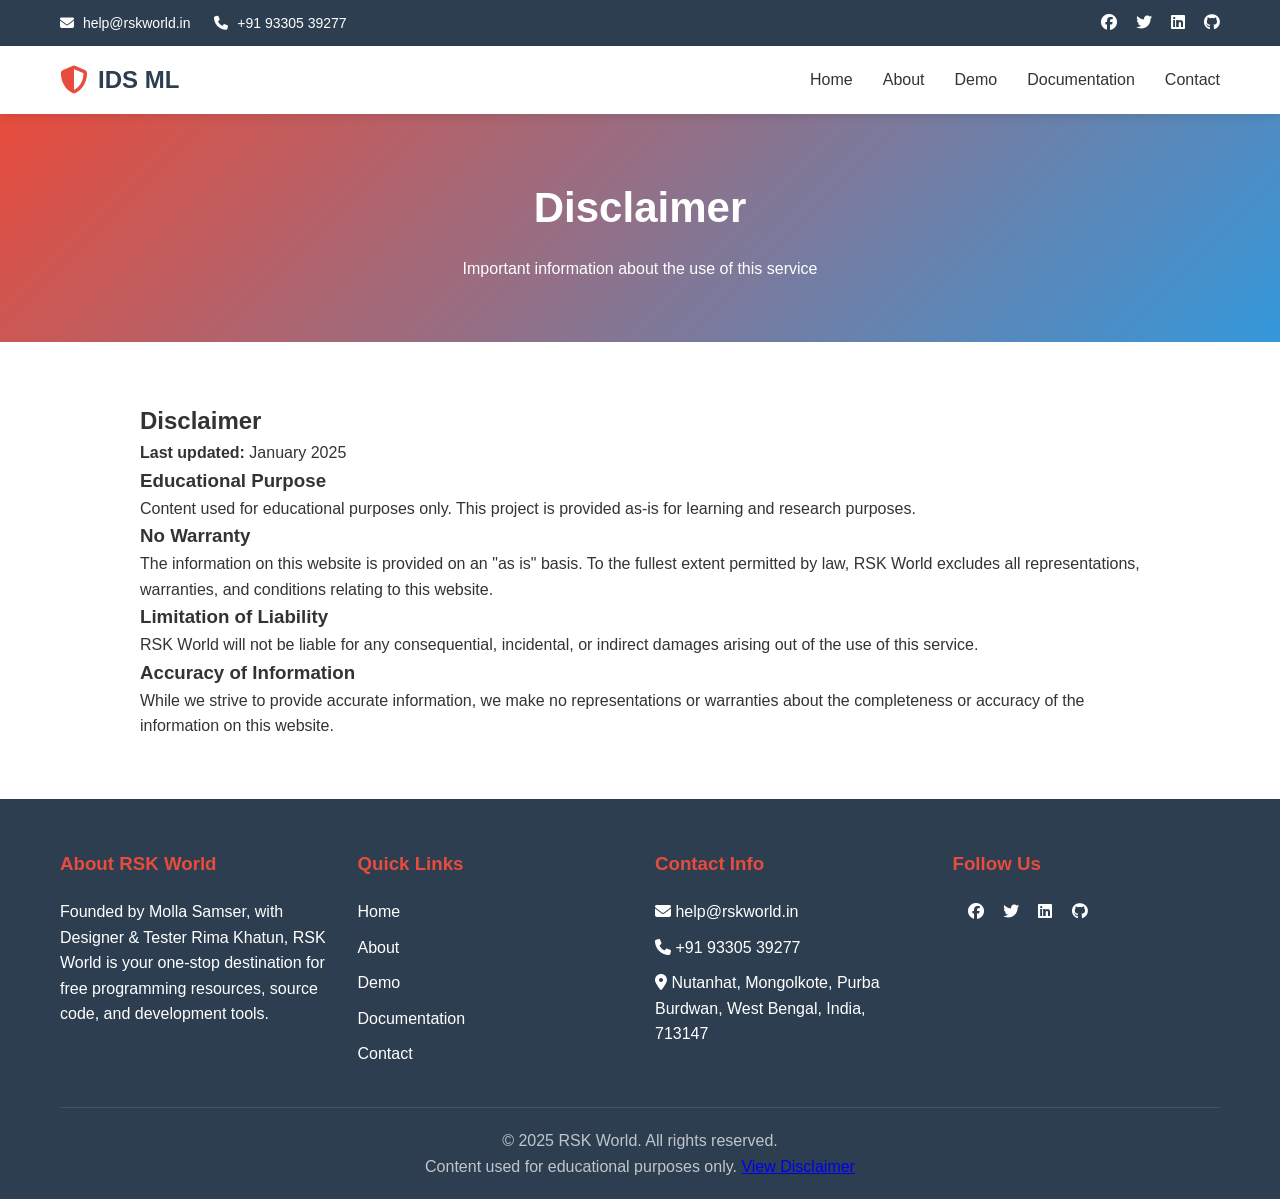
<file: web/disclaimer.html>
<!DOCTYPE html>
<html lang="en">
<head>
    <meta charset="UTF-8">
    <meta name="viewport" content="width=device-width, initial-scale=1.0">
    <title>Disclaimer - IDS ML | RSK World</title>
    <link rel="stylesheet" href="css/style.css">
    <link rel="stylesheet" href="https://cdnjs.cloudflare.com/ajax/libs/font-awesome/6.4.0/css/all.min.css">
</head>
<body>
    <!-- Top Bar -->
    <div class="top-bar" id="topBar">
        <div class="container">
            <div class="top-bar-content">
                <div class="contact-info">
                    <span><i class="fas fa-envelope"></i> help@rskworld.in</span>
                    <span><i class="fas fa-phone"></i> +91 93305 39277</span>
                </div>
                <div class="social-links">
                    <a href="#" aria-label="Facebook"><i class="fab fa-facebook"></i></a>
                    <a href="#" aria-label="Twitter"><i class="fab fa-twitter"></i></a>
                    <a href="#" aria-label="LinkedIn"><i class="fab fa-linkedin"></i></a>
                    <a href="#" aria-label="GitHub"><i class="fab fa-github"></i></a>
                </div>
            </div>
        </div>
    </div>

    <!-- Header -->
    <header class="header" id="header">
        <div class="container">
            <div class="header-content">
                <div class="logo">
                    <a href="index.html">
                        <i class="fas fa-shield-alt"></i>
                        <span>IDS ML</span>
                    </a>
                </div>
                <nav class="nav" id="nav">
                    <ul>
                        <li><a href="index.html">Home</a></li>
                        <li><a href="about.html">About</a></li>
                        <li><a href="demo.html">Demo</a></li>
                        <li><a href="documentation.html">Documentation</a></li>
                        <li><a href="contact.html">Contact</a></li>
                    </ul>
                </nav>
                <button class="menu-toggle" id="menuToggle" aria-label="Toggle menu">
                    <span></span>
                    <span></span>
                    <span></span>
                </button>
            </div>
        </div>
    </header>

    <!-- Page Header -->
    <section class="page-header">
        <div class="container">
            <h1>Disclaimer</h1>
            <p>Important information about the use of this service</p>
        </div>
    </section>

    <!-- Content -->
    <section class="about-section" style="padding: 60px 0;">
        <div class="container">
            <div class="demo-card" style="max-width: 1000px; margin: 0 auto;">
                <h2>Disclaimer</h2>
                <p><strong>Last updated:</strong> January 2025</p>
                
                <h3>Educational Purpose</h3>
                <p>Content used for educational purposes only. This project is provided as-is for learning and research purposes.</p>
                
                <h3>No Warranty</h3>
                <p>The information on this website is provided on an "as is" basis. To the fullest extent permitted by law, RSK World excludes all representations, warranties, and conditions relating to this website.</p>
                
                <h3>Limitation of Liability</h3>
                <p>RSK World will not be liable for any consequential, incidental, or indirect damages arising out of the use of this service.</p>
                
                <h3>Accuracy of Information</h3>
                <p>While we strive to provide accurate information, we make no representations or warranties about the completeness or accuracy of the information on this website.</p>
            </div>
        </div>
    </section>

    <!-- Footer -->
    <footer class="footer">
        <div class="container">
            <div class="footer-content">
                <div class="footer-section">
                    <h3>About RSK World</h3>
                    <p>Founded by Molla Samser, with Designer & Tester Rima Khatun, RSK World is your one-stop destination for free programming resources, source code, and development tools.</p>
                </div>
                <div class="footer-section">
                    <h3>Quick Links</h3>
                    <ul>
                        <li><a href="index.html">Home</a></li>
                        <li><a href="about.html">About</a></li>
                        <li><a href="demo.html">Demo</a></li>
                        <li><a href="documentation.html">Documentation</a></li>
                        <li><a href="contact.html">Contact</a></li>
                    </ul>
                </div>
                <div class="footer-section">
                    <h3>Contact Info</h3>
                    <ul>
                        <li><i class="fas fa-envelope"></i> help@rskworld.in</li>
                        <li><i class="fas fa-phone"></i> +91 93305 39277</li>
                        <li><i class="fas fa-map-marker-alt"></i> Nutanhat, Mongolkote, Purba Burdwan, West Bengal, India, 713147</li>
                    </ul>
                </div>
                <div class="footer-section">
                    <h3>Follow Us</h3>
                    <div class="social-links">
                        <a href="#" aria-label="Facebook"><i class="fab fa-facebook"></i></a>
                        <a href="#" aria-label="Twitter"><i class="fab fa-twitter"></i></a>
                        <a href="#" aria-label="LinkedIn"><i class="fab fa-linkedin"></i></a>
                        <a href="#" aria-label="GitHub"><i class="fab fa-github"></i></a>
                    </div>
                </div>
            </div>
            <div class="footer-bottom">
                <p>&copy; 2025 RSK World. All rights reserved.</p>
                <p>Content used for educational purposes only. <a href="disclaimer.html">View Disclaimer</a></p>
            </div>
        </div>
    </footer>

    <script src="js/main.js"></script>
</body>
</html>
</file>
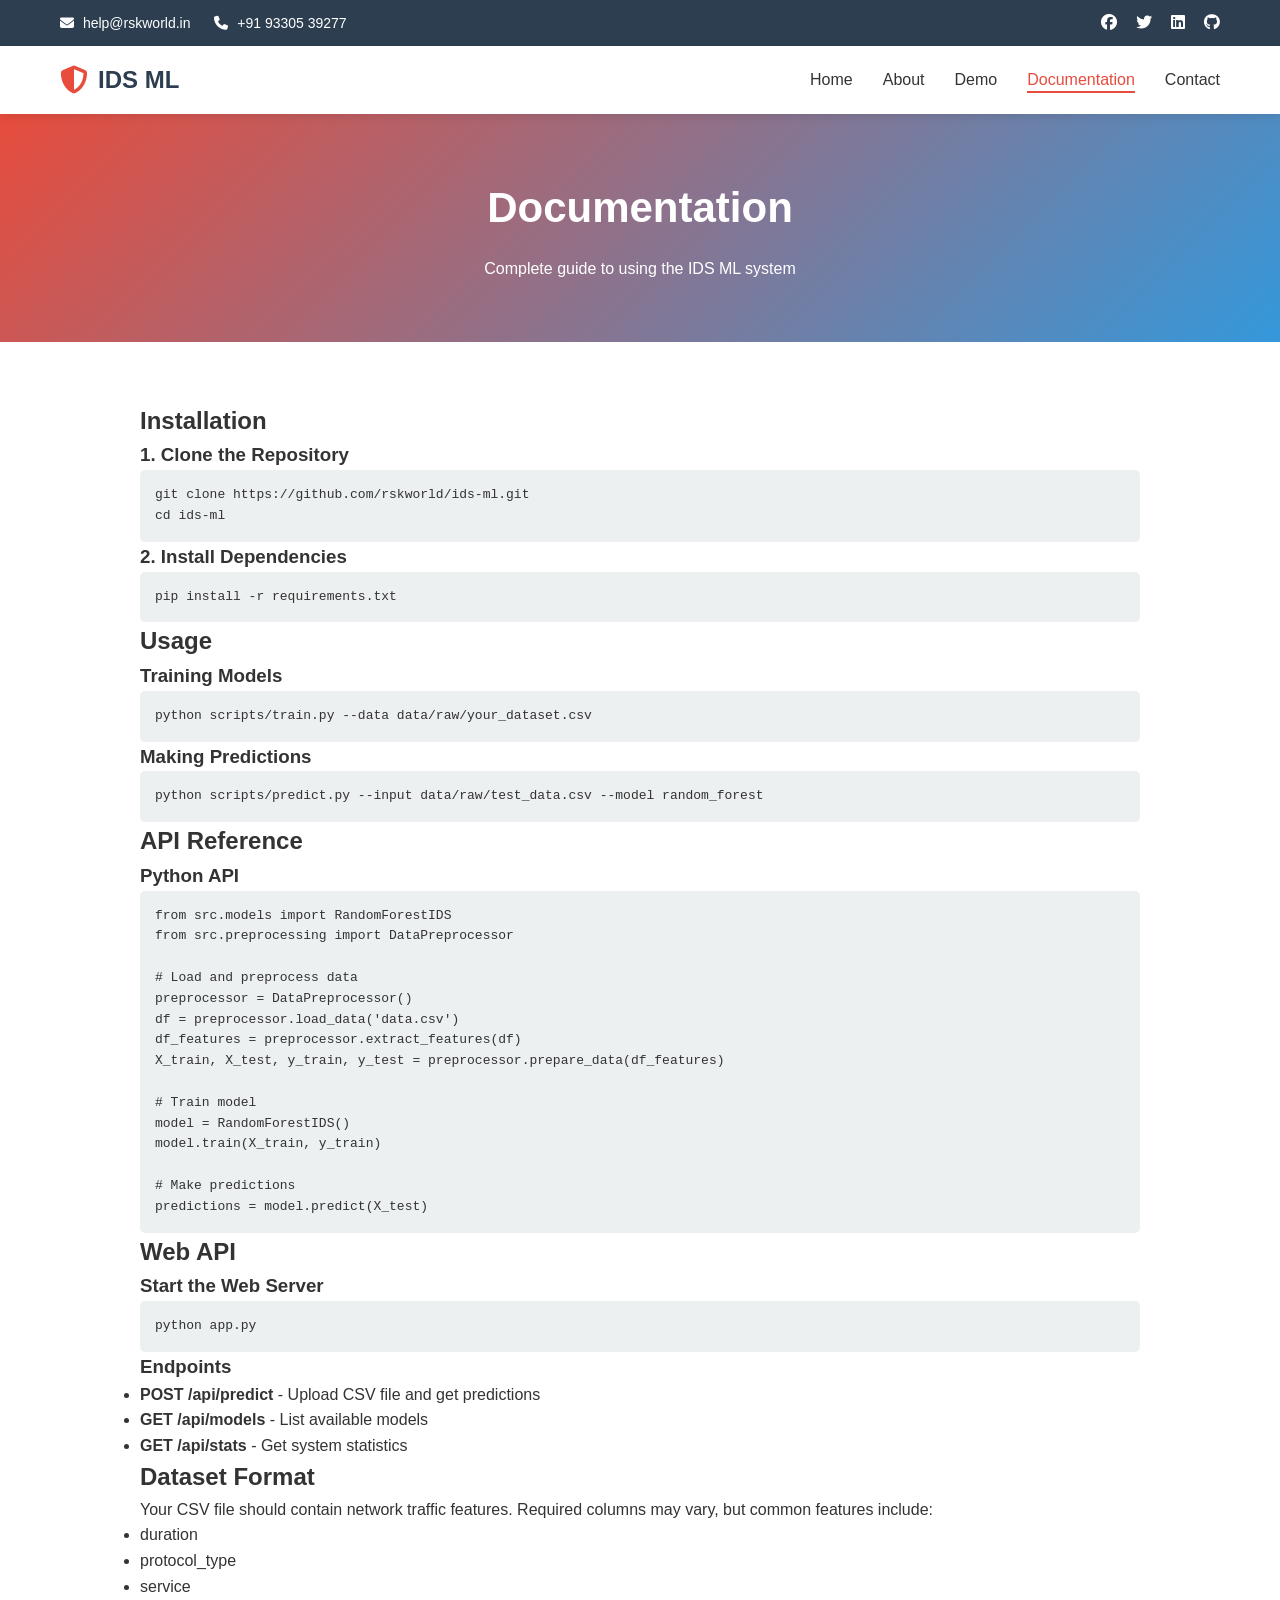
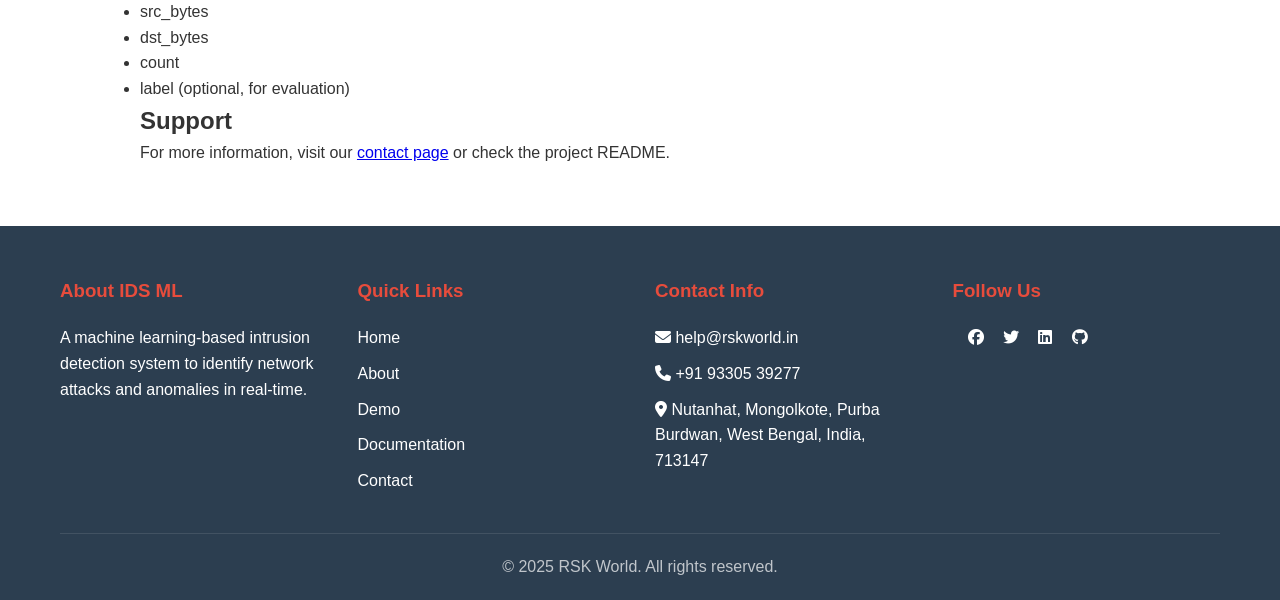
<file: web/documentation.html>
<!DOCTYPE html>
<html lang="en">
<head>
    <meta charset="UTF-8">
    <meta name="viewport" content="width=device-width, initial-scale=1.0">
    <title>Documentation - IDS ML | RSK World</title>
    <link rel="stylesheet" href="css/style.css">
    <link rel="stylesheet" href="https://cdnjs.cloudflare.com/ajax/libs/font-awesome/6.4.0/css/all.min.css">
</head>
<body>
    <!-- Top Bar -->
    <div class="top-bar" id="topBar">
        <div class="container">
            <div class="top-bar-content">
                <div class="contact-info">
                    <span><i class="fas fa-envelope"></i> help@rskworld.in</span>
                    <span><i class="fas fa-phone"></i> +91 93305 39277</span>
                </div>
                <div class="social-links">
                    <a href="#" aria-label="Facebook"><i class="fab fa-facebook"></i></a>
                    <a href="#" aria-label="Twitter"><i class="fab fa-twitter"></i></a>
                    <a href="#" aria-label="LinkedIn"><i class="fab fa-linkedin"></i></a>
                    <a href="#" aria-label="GitHub"><i class="fab fa-github"></i></a>
                </div>
            </div>
        </div>
    </div>

    <!-- Header -->
    <header class="header" id="header">
        <div class="container">
            <div class="header-content">
                <div class="logo">
                    <a href="index.html">
                        <i class="fas fa-shield-alt"></i>
                        <span>IDS ML</span>
                    </a>
                </div>
                <nav class="nav" id="nav">
                    <ul>
                        <li><a href="index.html">Home</a></li>
                        <li><a href="about.html">About</a></li>
                        <li><a href="demo.html">Demo</a></li>
                        <li><a href="documentation.html" class="active">Documentation</a></li>
                        <li><a href="contact.html">Contact</a></li>
                    </ul>
                </nav>
                <button class="menu-toggle" id="menuToggle" aria-label="Toggle menu">
                    <span></span>
                    <span></span>
                    <span></span>
                </button>
            </div>
        </div>
    </header>

    <!-- Page Header -->
    <section class="page-header">
        <div class="container">
            <h1>Documentation</h1>
            <p>Complete guide to using the IDS ML system</p>
        </div>
    </section>

    <!-- Documentation Content -->
    <section class="about-section" style="padding: 60px 0;">
        <div class="container">
            <div class="demo-card" style="max-width: 1000px; margin: 0 auto;">
                <h2>Installation</h2>
                <h3>1. Clone the Repository</h3>
                <pre style="background: var(--light-color); padding: 15px; border-radius: 5px; overflow-x: auto;"><code>git clone https://github.com/rskworld/ids-ml.git
cd ids-ml</code></pre>

                <h3>2. Install Dependencies</h3>
                <pre style="background: var(--light-color); padding: 15px; border-radius: 5px; overflow-x: auto;"><code>pip install -r requirements.txt</code></pre>

                <h2>Usage</h2>
                <h3>Training Models</h3>
                <pre style="background: var(--light-color); padding: 15px; border-radius: 5px; overflow-x: auto;"><code>python scripts/train.py --data data/raw/your_dataset.csv</code></pre>

                <h3>Making Predictions</h3>
                <pre style="background: var(--light-color); padding: 15px; border-radius: 5px; overflow-x: auto;"><code>python scripts/predict.py --input data/raw/test_data.csv --model random_forest</code></pre>

                <h2>API Reference</h2>
                <h3>Python API</h3>
                <pre style="background: var(--light-color); padding: 15px; border-radius: 5px; overflow-x: auto;"><code>from src.models import RandomForestIDS
from src.preprocessing import DataPreprocessor

# Load and preprocess data
preprocessor = DataPreprocessor()
df = preprocessor.load_data('data.csv')
df_features = preprocessor.extract_features(df)
X_train, X_test, y_train, y_test = preprocessor.prepare_data(df_features)

# Train model
model = RandomForestIDS()
model.train(X_train, y_train)

# Make predictions
predictions = model.predict(X_test)</code></pre>

                <h2>Web API</h2>
                <h3>Start the Web Server</h3>
                <pre style="background: var(--light-color); padding: 15px; border-radius: 5px; overflow-x: auto;"><code>python app.py</code></pre>

                <h3>Endpoints</h3>
                <ul>
                    <li><strong>POST /api/predict</strong> - Upload CSV file and get predictions</li>
                    <li><strong>GET /api/models</strong> - List available models</li>
                    <li><strong>GET /api/stats</strong> - Get system statistics</li>
                </ul>

                <h2>Dataset Format</h2>
                <p>Your CSV file should contain network traffic features. Required columns may vary, but common features include:</p>
                <ul>
                    <li>duration</li>
                    <li>protocol_type</li>
                    <li>service</li>
                    <li>src_bytes</li>
                    <li>dst_bytes</li>
                    <li>count</li>
                    <li>label (optional, for evaluation)</li>
                </ul>

                <h2>Support</h2>
                <p>For more information, visit our <a href="contact.html">contact page</a> or check the project README.</p>
            </div>
        </div>
    </section>

    <!-- Footer -->
    <footer class="footer">
        <div class="container">
            <div class="footer-content">
                <div class="footer-section">
                    <h3>About IDS ML</h3>
                    <p>A machine learning-based intrusion detection system to identify network attacks and anomalies in real-time.</p>
                </div>
                <div class="footer-section">
                    <h3>Quick Links</h3>
                    <ul>
                        <li><a href="index.html">Home</a></li>
                        <li><a href="about.html">About</a></li>
                        <li><a href="demo.html">Demo</a></li>
                        <li><a href="documentation.html">Documentation</a></li>
                        <li><a href="contact.html">Contact</a></li>
                    </ul>
                </div>
                <div class="footer-section">
                    <h3>Contact Info</h3>
                    <ul>
                        <li><i class="fas fa-envelope"></i> help@rskworld.in</li>
                        <li><i class="fas fa-phone"></i> +91 93305 39277</li>
                        <li><i class="fas fa-map-marker-alt"></i> Nutanhat, Mongolkote, Purba Burdwan, West Bengal, India, 713147</li>
                    </ul>
                </div>
                <div class="footer-section">
                    <h3>Follow Us</h3>
                    <div class="social-links">
                        <a href="#" aria-label="Facebook"><i class="fab fa-facebook"></i></a>
                        <a href="#" aria-label="Twitter"><i class="fab fa-twitter"></i></a>
                        <a href="#" aria-label="LinkedIn"><i class="fab fa-linkedin"></i></a>
                        <a href="#" aria-label="GitHub"><i class="fab fa-github"></i></a>
                    </div>
                </div>
            </div>
            <div class="footer-bottom">
                <p>&copy; 2025 RSK World. All rights reserved.</p>
            </div>
        </div>
    </footer>

    <script src="js/main.js"></script>
</body>
</html>
</file>
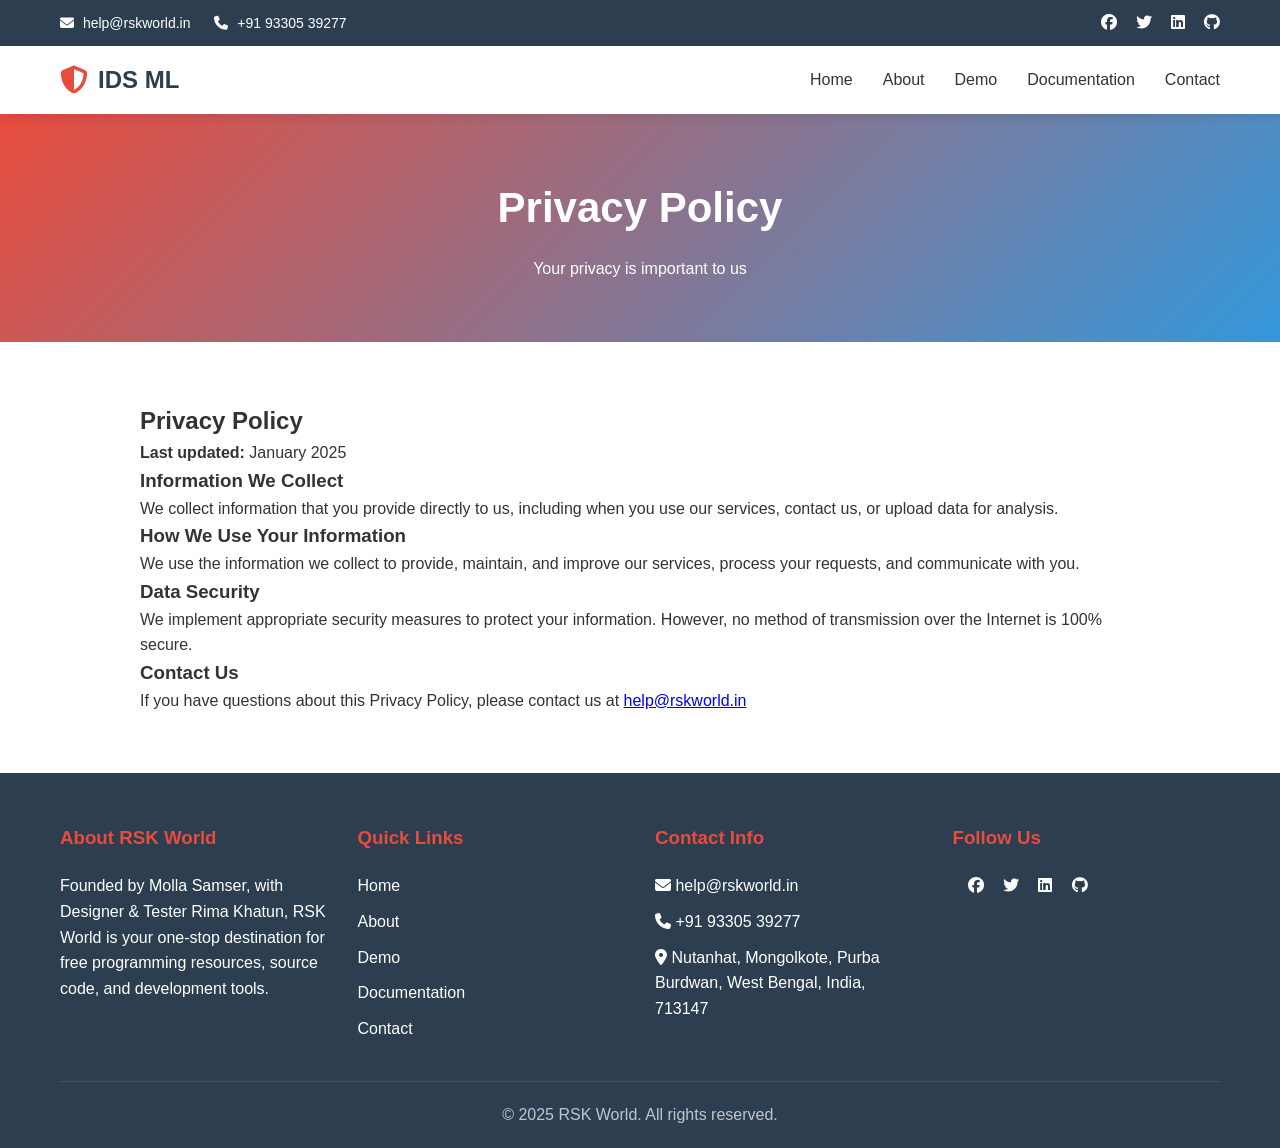
<file: web/privacy.html>
<!DOCTYPE html>
<html lang="en">
<head>
    <meta charset="UTF-8">
    <meta name="viewport" content="width=device-width, initial-scale=1.0">
    <title>Privacy Policy - IDS ML | RSK World</title>
    <link rel="stylesheet" href="css/style.css">
    <link rel="stylesheet" href="https://cdnjs.cloudflare.com/ajax/libs/font-awesome/6.4.0/css/all.min.css">
</head>
<body>
    <!-- Top Bar -->
    <div class="top-bar" id="topBar">
        <div class="container">
            <div class="top-bar-content">
                <div class="contact-info">
                    <span><i class="fas fa-envelope"></i> help@rskworld.in</span>
                    <span><i class="fas fa-phone"></i> +91 93305 39277</span>
                </div>
                <div class="social-links">
                    <a href="#" aria-label="Facebook"><i class="fab fa-facebook"></i></a>
                    <a href="#" aria-label="Twitter"><i class="fab fa-twitter"></i></a>
                    <a href="#" aria-label="LinkedIn"><i class="fab fa-linkedin"></i></a>
                    <a href="#" aria-label="GitHub"><i class="fab fa-github"></i></a>
                </div>
            </div>
        </div>
    </div>

    <!-- Header -->
    <header class="header" id="header">
        <div class="container">
            <div class="header-content">
                <div class="logo">
                    <a href="index.html">
                        <i class="fas fa-shield-alt"></i>
                        <span>IDS ML</span>
                    </a>
                </div>
                <nav class="nav" id="nav">
                    <ul>
                        <li><a href="index.html">Home</a></li>
                        <li><a href="about.html">About</a></li>
                        <li><a href="demo.html">Demo</a></li>
                        <li><a href="documentation.html">Documentation</a></li>
                        <li><a href="contact.html">Contact</a></li>
                    </ul>
                </nav>
                <button class="menu-toggle" id="menuToggle" aria-label="Toggle menu">
                    <span></span>
                    <span></span>
                    <span></span>
                </button>
            </div>
        </div>
    </header>

    <!-- Page Header -->
    <section class="page-header">
        <div class="container">
            <h1>Privacy Policy</h1>
            <p>Your privacy is important to us</p>
        </div>
    </section>

    <!-- Content -->
    <section class="about-section" style="padding: 60px 0;">
        <div class="container">
            <div class="demo-card" style="max-width: 1000px; margin: 0 auto;">
                <h2>Privacy Policy</h2>
                <p><strong>Last updated:</strong> January 2025</p>
                
                <h3>Information We Collect</h3>
                <p>We collect information that you provide directly to us, including when you use our services, contact us, or upload data for analysis.</p>
                
                <h3>How We Use Your Information</h3>
                <p>We use the information we collect to provide, maintain, and improve our services, process your requests, and communicate with you.</p>
                
                <h3>Data Security</h3>
                <p>We implement appropriate security measures to protect your information. However, no method of transmission over the Internet is 100% secure.</p>
                
                <h3>Contact Us</h3>
                <p>If you have questions about this Privacy Policy, please contact us at <a href="mailto:help@rskworld.in">help@rskworld.in</a></p>
            </div>
        </div>
    </section>

    <!-- Footer -->
    <footer class="footer">
        <div class="container">
            <div class="footer-content">
                <div class="footer-section">
                    <h3>About RSK World</h3>
                    <p>Founded by Molla Samser, with Designer & Tester Rima Khatun, RSK World is your one-stop destination for free programming resources, source code, and development tools.</p>
                </div>
                <div class="footer-section">
                    <h3>Quick Links</h3>
                    <ul>
                        <li><a href="index.html">Home</a></li>
                        <li><a href="about.html">About</a></li>
                        <li><a href="demo.html">Demo</a></li>
                        <li><a href="documentation.html">Documentation</a></li>
                        <li><a href="contact.html">Contact</a></li>
                    </ul>
                </div>
                <div class="footer-section">
                    <h3>Contact Info</h3>
                    <ul>
                        <li><i class="fas fa-envelope"></i> help@rskworld.in</li>
                        <li><i class="fas fa-phone"></i> +91 93305 39277</li>
                        <li><i class="fas fa-map-marker-alt"></i> Nutanhat, Mongolkote, Purba Burdwan, West Bengal, India, 713147</li>
                    </ul>
                </div>
                <div class="footer-section">
                    <h3>Follow Us</h3>
                    <div class="social-links">
                        <a href="#" aria-label="Facebook"><i class="fab fa-facebook"></i></a>
                        <a href="#" aria-label="Twitter"><i class="fab fa-twitter"></i></a>
                        <a href="#" aria-label="LinkedIn"><i class="fab fa-linkedin"></i></a>
                        <a href="#" aria-label="GitHub"><i class="fab fa-github"></i></a>
                    </div>
                </div>
            </div>
            <div class="footer-bottom">
                <p>&copy; 2025 RSK World. All rights reserved.</p>
            </div>
        </div>
    </footer>

    <script src="js/main.js"></script>
</body>
</html>
</file>
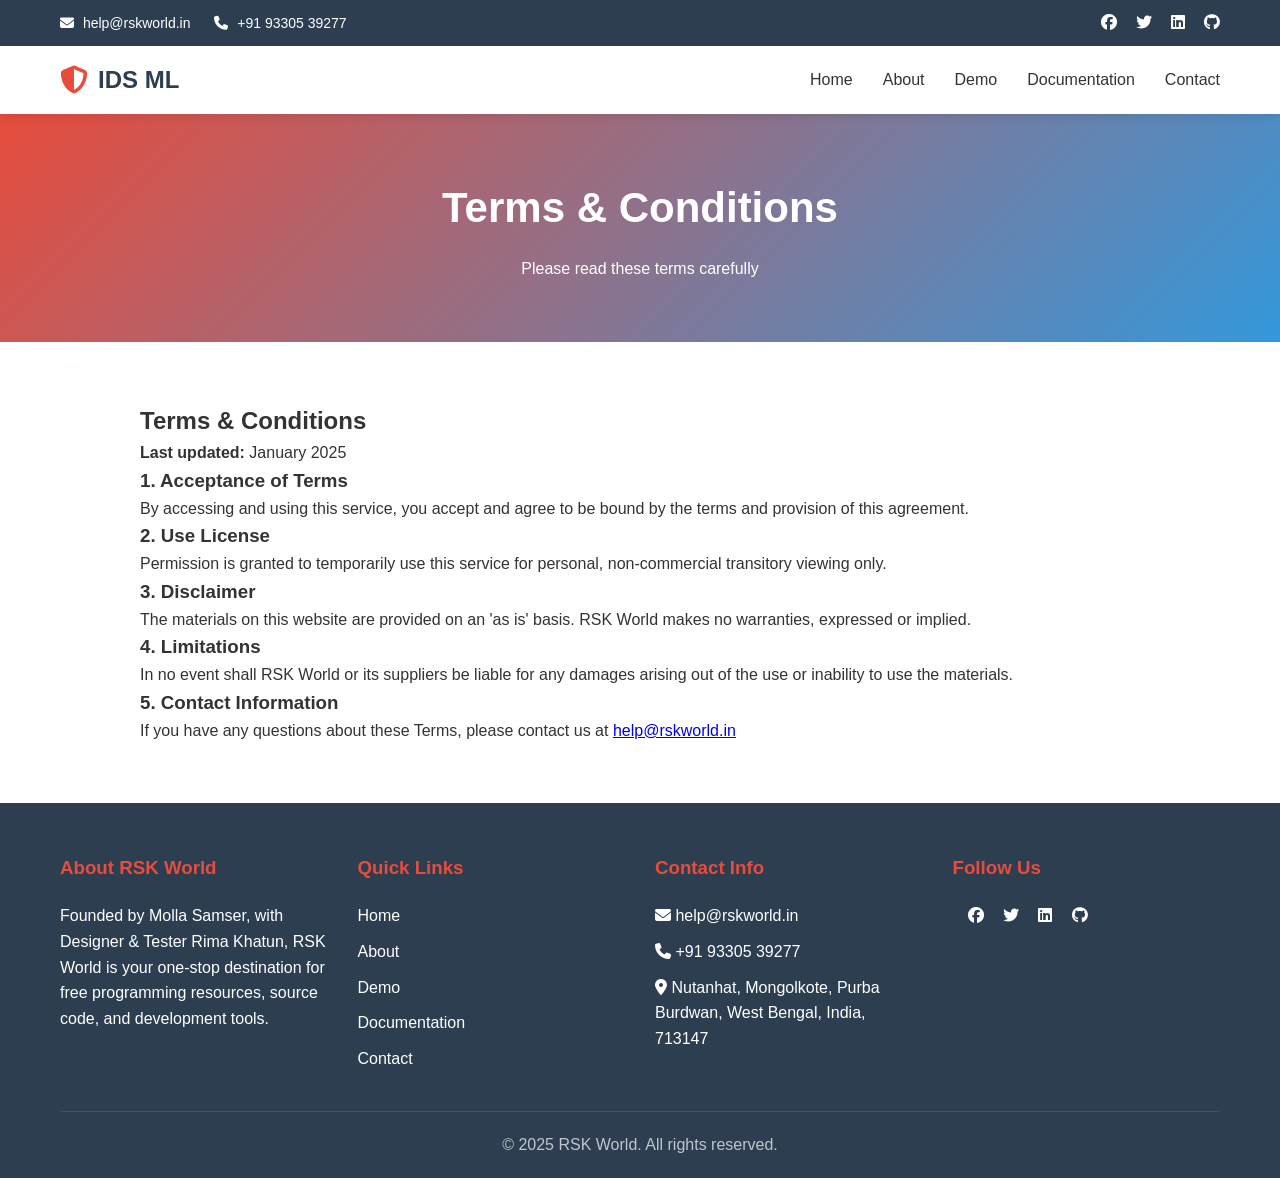
<file: web/terms.html>
<!DOCTYPE html>
<html lang="en">
<head>
    <meta charset="UTF-8">
    <meta name="viewport" content="width=device-width, initial-scale=1.0">
    <title>Terms & Conditions - IDS ML | RSK World</title>
    <link rel="stylesheet" href="css/style.css">
    <link rel="stylesheet" href="https://cdnjs.cloudflare.com/ajax/libs/font-awesome/6.4.0/css/all.min.css">
</head>
<body>
    <!-- Top Bar -->
    <div class="top-bar" id="topBar">
        <div class="container">
            <div class="top-bar-content">
                <div class="contact-info">
                    <span><i class="fas fa-envelope"></i> help@rskworld.in</span>
                    <span><i class="fas fa-phone"></i> +91 93305 39277</span>
                </div>
                <div class="social-links">
                    <a href="#" aria-label="Facebook"><i class="fab fa-facebook"></i></a>
                    <a href="#" aria-label="Twitter"><i class="fab fa-twitter"></i></a>
                    <a href="#" aria-label="LinkedIn"><i class="fab fa-linkedin"></i></a>
                    <a href="#" aria-label="GitHub"><i class="fab fa-github"></i></a>
                </div>
            </div>
        </div>
    </div>

    <!-- Header -->
    <header class="header" id="header">
        <div class="container">
            <div class="header-content">
                <div class="logo">
                    <a href="index.html">
                        <i class="fas fa-shield-alt"></i>
                        <span>IDS ML</span>
                    </a>
                </div>
                <nav class="nav" id="nav">
                    <ul>
                        <li><a href="index.html">Home</a></li>
                        <li><a href="about.html">About</a></li>
                        <li><a href="demo.html">Demo</a></li>
                        <li><a href="documentation.html">Documentation</a></li>
                        <li><a href="contact.html">Contact</a></li>
                    </ul>
                </nav>
                <button class="menu-toggle" id="menuToggle" aria-label="Toggle menu">
                    <span></span>
                    <span></span>
                    <span></span>
                </button>
            </div>
        </div>
    </header>

    <!-- Page Header -->
    <section class="page-header">
        <div class="container">
            <h1>Terms & Conditions</h1>
            <p>Please read these terms carefully</p>
        </div>
    </section>

    <!-- Content -->
    <section class="about-section" style="padding: 60px 0;">
        <div class="container">
            <div class="demo-card" style="max-width: 1000px; margin: 0 auto;">
                <h2>Terms & Conditions</h2>
                <p><strong>Last updated:</strong> January 2025</p>
                
                <h3>1. Acceptance of Terms</h3>
                <p>By accessing and using this service, you accept and agree to be bound by the terms and provision of this agreement.</p>
                
                <h3>2. Use License</h3>
                <p>Permission is granted to temporarily use this service for personal, non-commercial transitory viewing only.</p>
                
                <h3>3. Disclaimer</h3>
                <p>The materials on this website are provided on an 'as is' basis. RSK World makes no warranties, expressed or implied.</p>
                
                <h3>4. Limitations</h3>
                <p>In no event shall RSK World or its suppliers be liable for any damages arising out of the use or inability to use the materials.</p>
                
                <h3>5. Contact Information</h3>
                <p>If you have any questions about these Terms, please contact us at <a href="mailto:help@rskworld.in">help@rskworld.in</a></p>
            </div>
        </div>
    </section>

    <!-- Footer -->
    <footer class="footer">
        <div class="container">
            <div class="footer-content">
                <div class="footer-section">
                    <h3>About RSK World</h3>
                    <p>Founded by Molla Samser, with Designer & Tester Rima Khatun, RSK World is your one-stop destination for free programming resources, source code, and development tools.</p>
                </div>
                <div class="footer-section">
                    <h3>Quick Links</h3>
                    <ul>
                        <li><a href="index.html">Home</a></li>
                        <li><a href="about.html">About</a></li>
                        <li><a href="demo.html">Demo</a></li>
                        <li><a href="documentation.html">Documentation</a></li>
                        <li><a href="contact.html">Contact</a></li>
                    </ul>
                </div>
                <div class="footer-section">
                    <h3>Contact Info</h3>
                    <ul>
                        <li><i class="fas fa-envelope"></i> help@rskworld.in</li>
                        <li><i class="fas fa-phone"></i> +91 93305 39277</li>
                        <li><i class="fas fa-map-marker-alt"></i> Nutanhat, Mongolkote, Purba Burdwan, West Bengal, India, 713147</li>
                    </ul>
                </div>
                <div class="footer-section">
                    <h3>Follow Us</h3>
                    <div class="social-links">
                        <a href="#" aria-label="Facebook"><i class="fab fa-facebook"></i></a>
                        <a href="#" aria-label="Twitter"><i class="fab fa-twitter"></i></a>
                        <a href="#" aria-label="LinkedIn"><i class="fab fa-linkedin"></i></a>
                        <a href="#" aria-label="GitHub"><i class="fab fa-github"></i></a>
                    </div>
                </div>
            </div>
            <div class="footer-bottom">
                <p>&copy; 2025 RSK World. All rights reserved.</p>
            </div>
        </div>
    </footer>

    <script src="js/main.js"></script>
</body>
</html>
</file>
<file: web/css/style.css>
/* Reset and Base Styles */
* {
    margin: 0;
    padding: 0;
    box-sizing: border-box;
}

:root {
    --primary-color: #e74c3c;
    --secondary-color: #3498db;
    --dark-color: #2c3e50;
    --light-color: #ecf0f1;
    --text-color: #333;
    --text-light: #666;
    --border-color: #ddd;
    --success-color: #27ae60;
    --warning-color: #f39c12;
    --shadow: 0 2px 10px rgba(0,0,0,0.1);
    --shadow-lg: 0 5px 20px rgba(0,0,0,0.15);
    --transition: all 0.3s ease;
}

body {
    font-family: 'Segoe UI', Tahoma, Geneva, Verdana, sans-serif;
    line-height: 1.6;
    color: var(--text-color);
    background-color: #fff;
}

.container {
    max-width: 1200px;
    margin: 0 auto;
    padding: 0 20px;
}

/* Top Bar */
.top-bar {
    background: var(--dark-color);
    color: #fff;
    padding: 10px 0;
    font-size: 14px;
}

.top-bar-content {
    display: flex;
    justify-content: space-between;
    align-items: center;
}

.contact-info span {
    margin-right: 20px;
}

.contact-info i {
    margin-right: 5px;
}

.social-links a {
    color: #fff;
    margin-left: 15px;
    font-size: 16px;
    transition: var(--transition);
}

.social-links a:hover {
    color: var(--primary-color);
}

/* Header */
.header {
    background: #fff;
    box-shadow: var(--shadow);
    position: sticky;
    top: 0;
    z-index: 1000;
    transition: var(--transition);
}

.header.sticky {
    box-shadow: var(--shadow-lg);
}

.header-content {
    display: flex;
    justify-content: space-between;
    align-items: center;
    padding: 15px 0;
}

.logo a {
    display: flex;
    align-items: center;
    text-decoration: none;
    color: var(--dark-color);
    font-size: 24px;
    font-weight: bold;
}

.logo i {
    color: var(--primary-color);
    margin-right: 10px;
    font-size: 28px;
}

.nav ul {
    display: flex;
    list-style: none;
    gap: 30px;
}

.nav a {
    text-decoration: none;
    color: var(--text-color);
    font-weight: 500;
    transition: var(--transition);
    position: relative;
}

.nav a:hover,
.nav a.active {
    color: var(--primary-color);
}

.nav a.active::after {
    content: '';
    position: absolute;
    bottom: -5px;
    left: 0;
    width: 100%;
    height: 2px;
    background: var(--primary-color);
}

.menu-toggle {
    display: none;
    flex-direction: column;
    background: none;
    border: none;
    cursor: pointer;
    gap: 5px;
}

.menu-toggle span {
    width: 25px;
    height: 3px;
    background: var(--dark-color);
    transition: var(--transition);
}

/* Hero Section */
.hero {
    background: linear-gradient(135deg, var(--primary-color) 0%, var(--secondary-color) 100%);
    color: #fff;
    padding: 100px 0;
    text-align: center;
}

.hero-content {
    max-width: 800px;
    margin: 0 auto;
}

.hero h1 {
    font-size: 48px;
    margin-bottom: 20px;
    animation: fadeInUp 0.8s ease;
}

.hero-subtitle {
    font-size: 20px;
    margin-bottom: 30px;
    opacity: 0.9;
    animation: fadeInUp 1s ease;
}

.hero-buttons {
    display: flex;
    gap: 20px;
    justify-content: center;
    animation: fadeInUp 1.2s ease;
}

.btn {
    padding: 12px 30px;
    border-radius: 5px;
    text-decoration: none;
    font-weight: 600;
    transition: var(--transition);
    display: inline-block;
}

.btn-primary {
    background: #fff;
    color: var(--primary-color);
}

.btn-primary:hover {
    transform: translateY(-2px);
    box-shadow: var(--shadow-lg);
}

.btn-secondary {
    background: transparent;
    color: #fff;
    border: 2px solid #fff;
}

.btn-secondary:hover {
    background: #fff;
    color: var(--primary-color);
}

/* Features Section */
.features {
    padding: 80px 0;
    background: var(--light-color);
}

.section-title {
    text-align: center;
    font-size: 36px;
    margin-bottom: 50px;
    color: var(--dark-color);
}

.features-grid {
    display: grid;
    grid-template-columns: repeat(auto-fit, minmax(300px, 1fr));
    gap: 30px;
}

.feature-card {
    background: #fff;
    padding: 30px;
    border-radius: 10px;
    text-align: center;
    box-shadow: var(--shadow);
    transition: var(--transition);
}

.feature-card:hover {
    transform: translateY(-5px);
    box-shadow: var(--shadow-lg);
}

.feature-icon {
    width: 80px;
    height: 80px;
    margin: 0 auto 20px;
    background: linear-gradient(135deg, var(--primary-color), var(--secondary-color));
    border-radius: 50%;
    display: flex;
    align-items: center;
    justify-content: center;
    color: #fff;
    font-size: 32px;
}

.feature-card h3 {
    margin-bottom: 15px;
    color: var(--dark-color);
}

/* Technologies Section */
.technologies {
    padding: 80px 0;
}

.tech-grid {
    display: grid;
    grid-template-columns: repeat(auto-fit, minmax(150px, 1fr));
    gap: 20px;
}

.tech-item {
    background: var(--light-color);
    padding: 30px;
    text-align: center;
    border-radius: 10px;
    transition: var(--transition);
}

.tech-item:hover {
    background: var(--primary-color);
    color: #fff;
    transform: translateY(-5px);
}

.tech-item i {
    font-size: 48px;
    margin-bottom: 10px;
    display: block;
}

/* Stats Section */
.stats {
    background: linear-gradient(135deg, var(--dark-color) 0%, #34495e 100%);
    color: #fff;
    padding: 80px 0;
}

.stats-grid {
    display: grid;
    grid-template-columns: repeat(auto-fit, minmax(200px, 1fr));
    gap: 30px;
}

.stat-item {
    text-align: center;
}

.stat-number {
    font-size: 48px;
    font-weight: bold;
    margin-bottom: 10px;
    color: var(--primary-color);
}

.stat-label {
    font-size: 18px;
    opacity: 0.9;
}

/* Contact Section */
.page-header {
    background: linear-gradient(135deg, var(--primary-color) 0%, var(--secondary-color) 100%);
    color: #fff;
    padding: 60px 0;
    text-align: center;
}

.page-header h1 {
    font-size: 42px;
    margin-bottom: 15px;
}

.contact-section {
    padding: 60px 0;
}

.contact-stats {
    display: grid;
    grid-template-columns: repeat(auto-fit, minmax(250px, 1fr));
    gap: 30px;
    margin-bottom: 50px;
}

.stat-card {
    background: #fff;
    padding: 30px;
    border-radius: 10px;
    box-shadow: var(--shadow);
    text-align: center;
}

.stat-icon {
    font-size: 48px;
    color: var(--primary-color);
    margin-bottom: 15px;
}

.stat-card .stat-number {
    font-size: 36px;
    font-weight: bold;
    color: var(--dark-color);
    margin-bottom: 5px;
}

.stat-card .stat-label {
    font-size: 16px;
    color: var(--text-light);
    margin-bottom: 5px;
}

.stat-sub {
    font-size: 14px;
    color: var(--text-light);
}

.contact-content {
    display: grid;
    grid-template-columns: 1fr 1.5fr;
    gap: 40px;
    margin-top: 40px;
}

.contact-info-cards {
    display: flex;
    flex-direction: column;
    gap: 20px;
}

.info-card {
    background: #fff;
    padding: 30px;
    border-radius: 10px;
    box-shadow: var(--shadow);
}

.info-card h3 {
    color: var(--primary-color);
    margin-bottom: 15px;
    display: flex;
    align-items: center;
    gap: 10px;
}

.email-list {
    margin: 20px 0;
}

.email-item {
    margin-bottom: 10px;
}

.email-item a {
    color: var(--secondary-color);
    text-decoration: none;
}

.email-item a:hover {
    text-decoration: underline;
}

.response-time {
    margin-top: 20px;
    padding-top: 20px;
    border-top: 1px solid var(--border-color);
}

.response-time h4 {
    margin-bottom: 10px;
    color: var(--dark-color);
}

.contact-details p {
    margin-bottom: 10px;
}

.contact-details i {
    margin-right: 10px;
    color: var(--primary-color);
}

.contact-forms {
    background: #fff;
    padding: 30px;
    border-radius: 10px;
    box-shadow: var(--shadow);
}

.form-tabs {
    display: flex;
    gap: 10px;
    margin-bottom: 30px;
    border-bottom: 2px solid var(--border-color);
}

.tab-btn {
    padding: 10px 20px;
    background: none;
    border: none;
    cursor: pointer;
    font-size: 16px;
    color: var(--text-light);
    border-bottom: 2px solid transparent;
    margin-bottom: -2px;
    transition: var(--transition);
}

.tab-btn.active {
    color: var(--primary-color);
    border-bottom-color: var(--primary-color);
}

.tab-content {
    display: none;
}

.tab-content.active {
    display: block;
}

.contact-form {
    margin-top: 20px;
}

.form-group {
    margin-bottom: 20px;
}

.form-group label {
    display: block;
    margin-bottom: 5px;
    font-weight: 500;
    color: var(--dark-color);
}

.form-group input,
.form-group select,
.form-group textarea {
    width: 100%;
    padding: 12px;
    border: 1px solid var(--border-color);
    border-radius: 5px;
    font-size: 16px;
    transition: var(--transition);
}

.form-group input:focus,
.form-group select:focus,
.form-group textarea:focus {
    outline: none;
    border-color: var(--primary-color);
    box-shadow: 0 0 0 3px rgba(231, 76, 60, 0.1);
}

.checkbox-group label {
    display: flex;
    align-items: center;
    gap: 10px;
    font-weight: normal;
}

.checkbox-group input[type="checkbox"] {
    width: auto;
}

/* Footer */
.footer {
    background: var(--dark-color);
    color: #fff;
    padding: 50px 0 20px;
}

.footer-content {
    display: grid;
    grid-template-columns: repeat(auto-fit, minmax(250px, 1fr));
    gap: 30px;
    margin-bottom: 30px;
}

.footer-section h3 {
    margin-bottom: 20px;
    color: var(--primary-color);
}

.footer-section ul {
    list-style: none;
}

.footer-section ul li {
    margin-bottom: 10px;
}

.footer-section a {
    color: #fff;
    text-decoration: none;
    transition: var(--transition);
}

.footer-section a:hover {
    color: var(--primary-color);
}

.footer-bottom {
    text-align: center;
    padding-top: 20px;
    border-top: 1px solid rgba(255,255,255,0.1);
    color: rgba(255,255,255,0.7);
}

/* Animations */
@keyframes fadeInUp {
    from {
        opacity: 0;
        transform: translateY(30px);
    }
    to {
        opacity: 1;
        transform: translateY(0);
    }
}

/* Responsive */
@media (max-width: 768px) {
    .menu-toggle {
        display: flex;
    }

    .nav {
        position: absolute;
        top: 100%;
        left: 0;
        width: 100%;
        background: #fff;
        box-shadow: var(--shadow);
        display: none;
    }

    .nav.active {
        display: block;
    }

    .nav ul {
        flex-direction: column;
        padding: 20px;
        gap: 0;
    }

    .nav li {
        padding: 10px 0;
        border-bottom: 1px solid var(--border-color);
    }

    .hero h1 {
        font-size: 32px;
    }

    .hero-buttons {
        flex-direction: column;
    }

    .contact-content {
        grid-template-columns: 1fr;
    }

    .top-bar-content {
        flex-direction: column;
        gap: 10px;
        text-align: center;
    }
}
</file>
